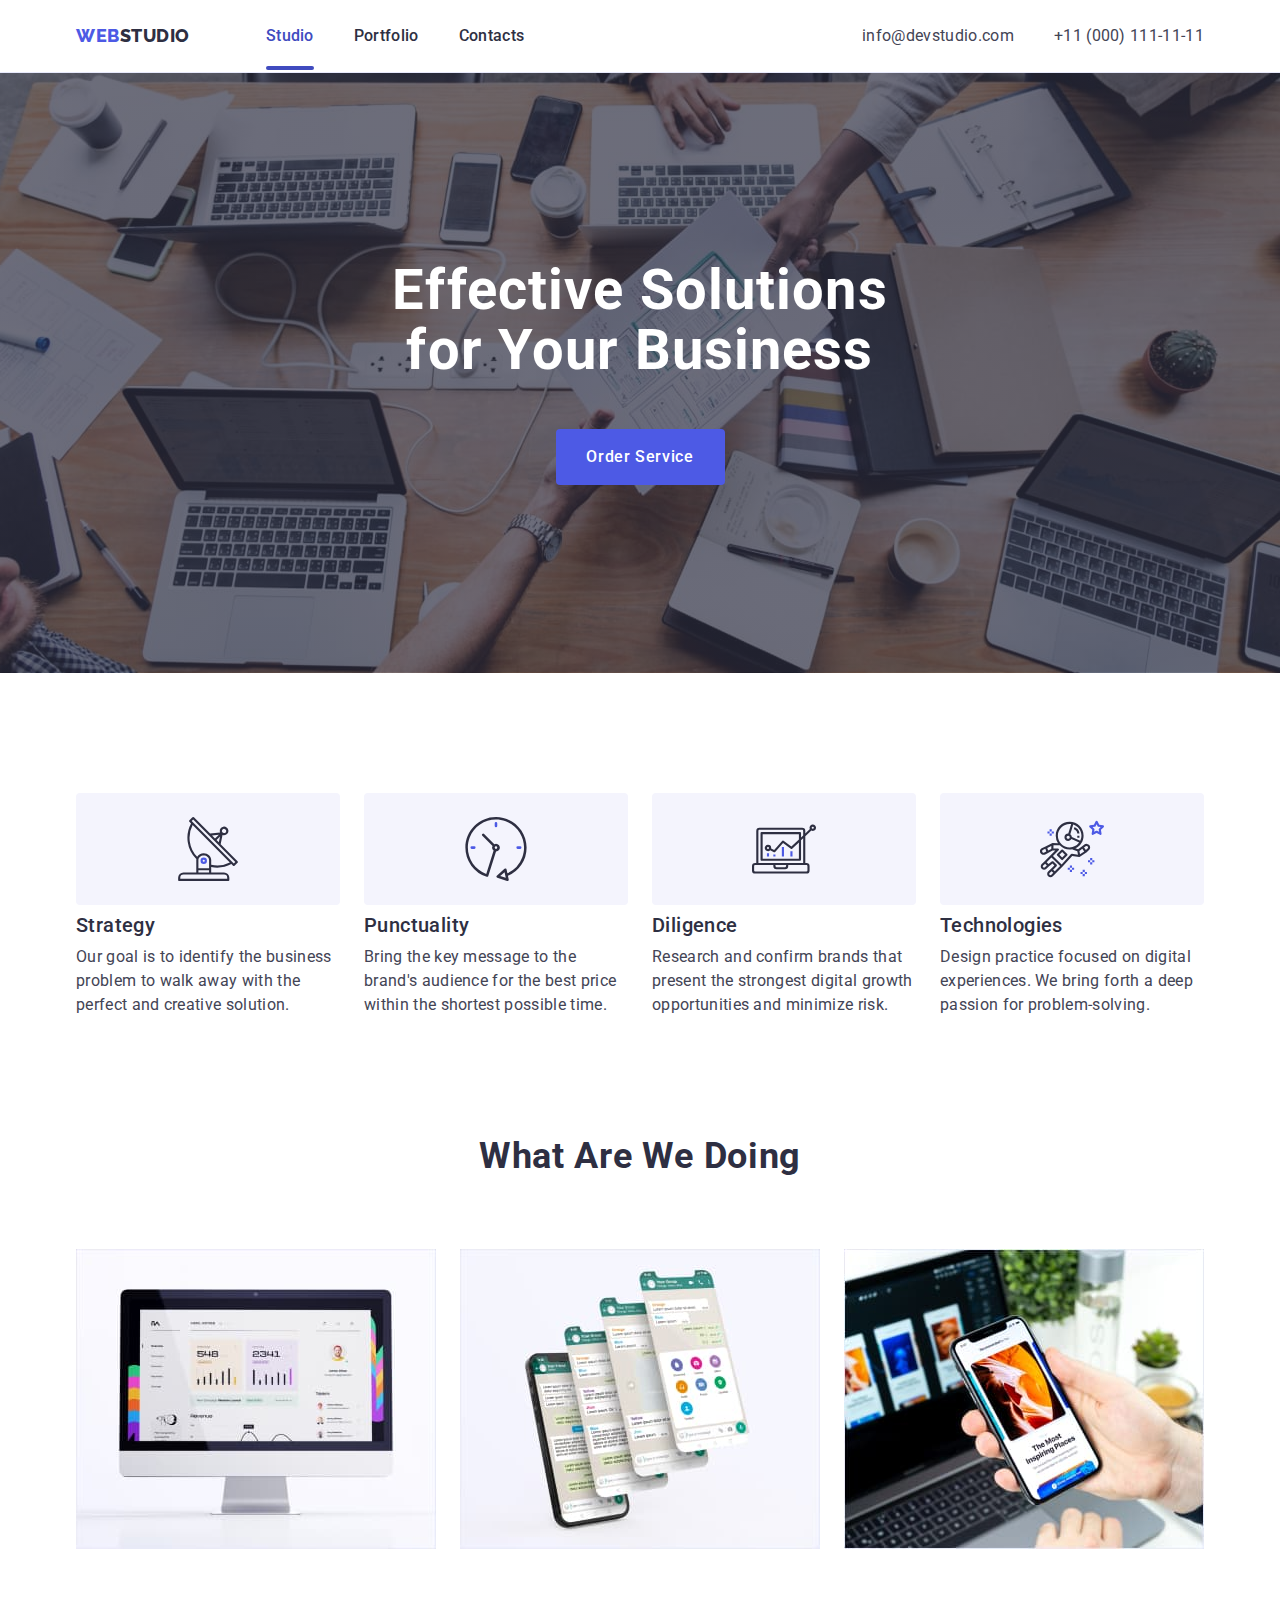
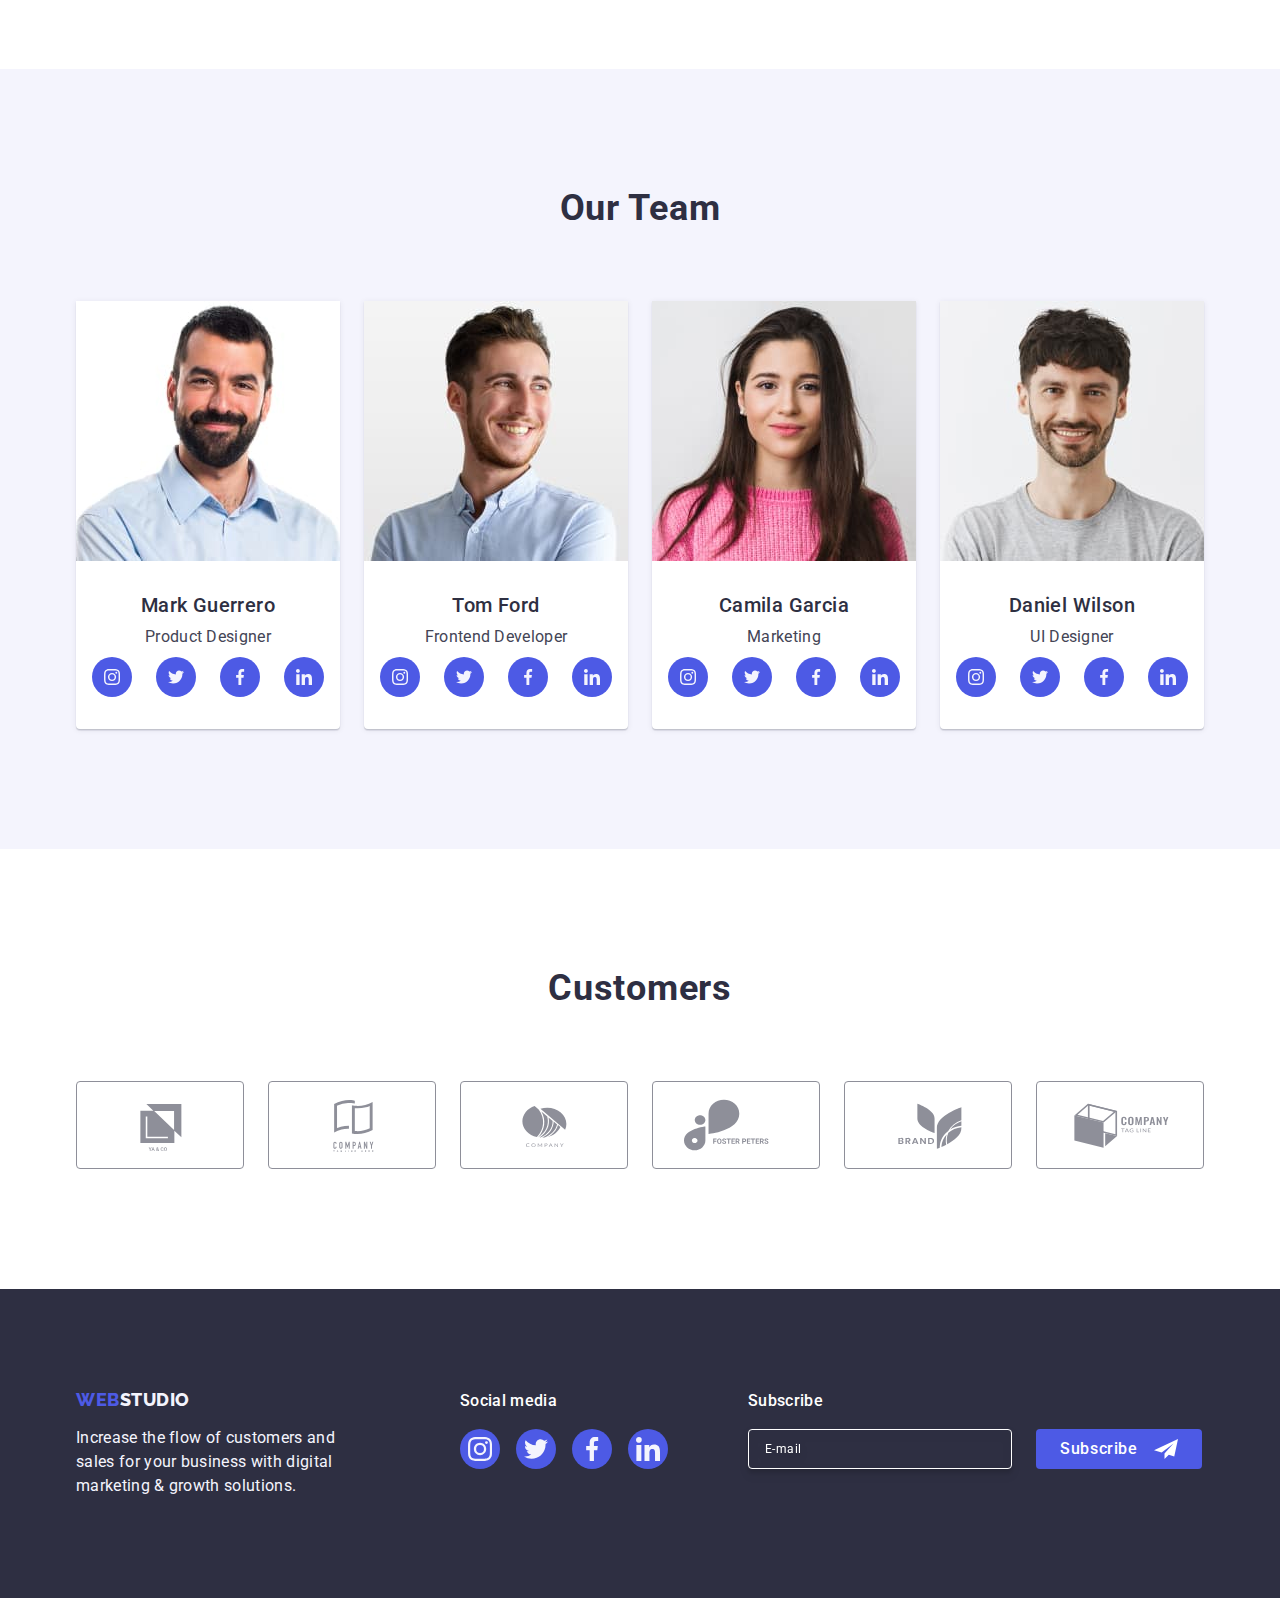
<file: index.html>
<!DOCTYPE html>
<html lang="en">
  <head>
    <meta charset="UTF-8" />
    <meta http-equiv="X-UA-Compatible" content="IE=edge" />
    <meta name="viewport" content="width=device-width, initial-scale=1.0" />

    <title>WebStudio</title>
    <!-- Fonts -->
    <link rel="preconnect" href="https://fonts.googleapis.com" />
    <link rel="preconnect" href="https://fonts.gstatic.com" crossorigin />
    <link
      href="https://fonts.googleapis.com/css2?family=Raleway:wght@800&family=Roboto:wght@400;500;700;900&display=swap"
      rel="stylesheet"
    />
    <!-- Normalize -->
    <link
      rel="stylesheet"
      href="https://cdn.jsdelivr.net/npm/modern-normalize@2.0.0/modern-normalize.min.css"
    />
    <!-- Custom styles -->
    <link rel="stylesheet" href="./css/styles.css" />
  </head>
  <body class="page">
    <!--Heder-->
    <header class="header">
      <div class="header-container container">
        <nav class="header-nav">
          <!-- Навігація на інші сторінки -->
          <a class="header-logo link" href="./index.html"
            >Web<span class="accent">Studio</span>
          </a>
          <ul class="header-list list">
            <li class="header-item">
              <a class="header-link link active" href="./index.html">Studio</a>
            </li>
            <li class="header-item">
              <a class="header-link link" href="./portfolio.html">Portfolio</a>
            </li>
            <li class="header-item">
              <a class="header-link link" href="">Contacts</a>
            </li>
          </ul>
        </nav>
        <address class="address">
          <ul class="list contact">
            <li>
              <a class="link contact-link" href="mailto:info@devstudio.com"
                >info@devstudio.com</a
              >
            </li>
            <li>
              <a class="link contact-link" href="tel:+110001111111">
                +11 (000) 111-11-11</a
              >
            </li>
          </ul>
        </address>
      </div>
    </header>
    <!-- Hero -->
    <main>
      <section class="hero">
        <div class="hero-container container">
          <h1 class="hero-title">
            Effective Solutions <br />
            for Your Business
          </h1>
          <button class="hero-button" type="button" data-modal-open>
            Order Service
          </button>
        </div>
      </section>
      <section class="feature-section">
        <!-- Feature -->
        <div class="container">
          <h2 class="visually-hidden">section</h2>
          <ul class="list feature">
            <li class="feature-list">
              <div class="icon-container container">
                <svg class="feature-icon" width="64" height="64">
                  <use href="./images/icons.svg#icon-antenna"></use>
                </svg>
              </div>

              <h3 class="feature-title">Strategy</h3>
              <p class="feature-text">
                Our goal is to identify the business problem to walk away with
                the perfect and creative solution.
              </p>
            </li>
            <li class="feature-list">
              <div class="icon-container container">
                <svg class="feature-icon" width="64" height="64">
                  <use href="./images/icons.svg#icon-clock"></use>
                </svg>
              </div>

              <h3 class="feature-title">Punctuality</h3>
              <p class="feature-text">
                Bring the key message to the brand's audience for the best price
                within the shortest possible time.
              </p>
            </li>
            <li class="feature-list">
              <div class="icon-container container">
                <svg class="feature-icon" width="64" height="64">
                  <use href="./images/icons.svg#icon-diagram"></use>
                </svg>
              </div>

              <h3 class="feature-title">Diligence</h3>
              <p class="feature-text">
                Research and confirm brands that present the strongest digital
                growth opportunities and minimize risk.
              </p>
            </li>
            <li class="feature-list">
              <div class="icon-container container">
                <svg class="feature-icon" width="64" height="64">
                  <use href="./images/icons.svg#icon-astronaut"></use>
                </svg>
              </div>

              <h3 class="feature-title">Technologies</h3>
              <p class="feature-text">
                Design practice focused on digital experiences. We bring forth a
                deep passion for problem-solving.
              </p>
            </li>
          </ul>
        </div>
      </section>
      <!--What are we doing-->
      <section class="section-pic">
        <div class="container">
          <h2 class="section-title">What are we doing</h2>
          <ul class="section-pic-img list">
            <li class="images">
              <img src="./images/img1.jpg" alt="picture" width="360" />
            </li>
            <li class="images">
              <img src="./images/img2.jpg" alt="picture" width="360" />
            </li>
            <li class="images">
              <img src="./images/img3.jpg" alt="picture" width="360" />
            </li>
          </ul>
        </div>
      </section>
      <section class="section-team">
        <!--Our Team-->
        <div class="container">
          <h2 class="section-title title">Our Team</h2>
          <ul class="list team">
            <li class="team-card">
              <img src="./images/img4.jpg" alt="foto" width="264" />
              <div class="team-list">
                <h3 class="team-title">Mark Guerrero</h3>
                <p class="team-text">Product Designer</p>
                <ul class="link-card list">
                  <li class="team-link-card">
                    <a class="team-link" href="" aria-label="Instagram">
                      <svg class="team-icon" width="16" height="16">
                        <use href="./images/icons.svg#icon-instagram"></use>
                      </svg>
                    </a>
                  </li>
                  <li class="team-link-card">
                    <a class="team-link" href="" aria-label="Twitter">
                      <svg class="team-icon" width="16" height="16">
                        <use href="./images/icons.svg#icon-twitter"></use>
                      </svg>
                    </a>
                  </li>
                  <li class="team-link-card">
                    <a class="team-link" href="" aria-label="Fasebooc">
                      <svg class="team-icon" width="16" height="16">
                        <use href="./images/icons.svg#icon-facebook"></use>
                      </svg>
                    </a>
                  </li>
                  <li class="team-link-card">
                    <a class="team-link" href="" aria-label="Linkedin"
                      ><svg class="team-icon" width="16" height="16">
                        <use href="./images/icons.svg#icon-linkedin"></use>
                      </svg>
                    </a>
                  </li>
                </ul>
              </div>
            </li>
            <li class="team-card">
              <img src="./images/img5.jpg" alt="foto" width="264" />
              <div class="team-list">
                <h3 class="team-title">Tom Ford</h3>
                <p class="team-text">Frontend Developer</p>
                <ul class="link-card list">
                  <li class="team-link-card">
                    <a class="team-link" href="" aria-label="Instagram">
                      <svg class="team-icon" width="16" height="16">
                        <use href="./images/icons.svg#icon-instagram"></use>
                      </svg>
                    </a>
                  </li>
                  <li class="team-link-card">
                    <a class="team-link" href="" aria-label="Twitter">
                      <svg class="team-icon" width="16" height="16">
                        <use href="./images/icons.svg#icon-twitter"></use>
                      </svg>
                    </a>
                  </li>
                  <li class="team-link-card">
                    <a class="team-link" href="" aria-label="Fasebooc">
                      <svg class="team-icon" width="16" height="16">
                        <use href="./images/icons.svg#icon-facebook"></use>
                      </svg>
                    </a>
                  </li>
                  <li class="team-link-card">
                    <a class="team-link" href="" aria-label="Linkedin"
                      ><svg class="team-icon" width="16" height="16">
                        <use href="./images/icons.svg#icon-linkedin"></use>
                      </svg>
                    </a>
                  </li>
                </ul>
              </div>
            </li>
            <li class="team-card">
              <img src="./images/img6.jpg" alt="foto" width="264" />
              <div class="team-list">
                <h3 class="team-title">Camila Garcia</h3>
                <p class="team-text">Marketing</p>
                <ul class="link-card list">
                  <li class="team-link-card">
                    <a class="team-link" href="" aria-label="Instagram">
                      <svg class="team-icon" width="16" height="16">
                        <use href="./images/icons.svg#icon-instagram"></use>
                      </svg>
                    </a>
                  </li>
                  <li class="team-link-card">
                    <a class="team-link" href="" aria-label="Twitter">
                      <svg class="team-icon" width="16" height="16">
                        <use href="./images/icons.svg#icon-twitter"></use>
                      </svg>
                    </a>
                  </li>
                  <li class="team-link-card">
                    <a class="team-link" href="" aria-label="Fasebooc">
                      <svg class="team-icon" width="16" height="16">
                        <use href="./images/icons.svg#icon-facebook"></use>
                      </svg>
                    </a>
                  </li>
                  <li class="team-link-card">
                    <a class="team-link" href="" aria-label="Linkedin"
                      ><svg class="team-icon" width="16" height="16">
                        <use href="./images/icons.svg#icon-linkedin"></use>
                      </svg>
                    </a>
                  </li>
                </ul>
              </div>
            </li>
            <li class="team-card">
              <img src="./images/img7.jpg" alt="foto" width="264" />
              <div class="team-list">
                <h3 class="team-title">Daniel Wilson</h3>
                <p class="team-text">UI Designer</p>
                <ul class="link-card list">
                  <li class="team-link-card">
                    <a class="team-link" href="" aria-label="Instagram">
                      <svg class="team-icon" width="16" height="16">
                        <use href="./images/icons.svg#icon-instagram"></use>
                      </svg>
                    </a>
                  </li>
                  <li class="team-link-card">
                    <a class="team-link" href="" aria-label="Twitter">
                      <svg class="team-icon" width="16" height="16">
                        <use href="./images/icons.svg#icon-twitter"></use>
                      </svg>
                    </a>
                  </li>
                  <li class="team-link-card">
                    <a class="team-link" href="" aria-label="Fasebooc">
                      <svg class="team-icon" width="16" height="16">
                        <use href="./images/icons.svg#icon-facebook"></use>
                      </svg>
                    </a>
                  </li>
                  <li class="team-link-card">
                    <a class="team-link" href="" aria-label="Linkedin"
                      ><svg class="team-icon" width="16" height="16">
                        <use href="./images/icons.svg#icon-linkedin"></use>
                      </svg>
                    </a>
                  </li>
                </ul>
              </div>
            </li>
          </ul>
        </div>
      </section>

      <!-- Customers -->
      <section class="section-clients">
        <div class="container">
          <h2 class="section-title title">Customers</h2>

          <ul class="clients-list">
            <li class="clients-item">
              <a class="clients-link" href="" aria-label="Logo 1">
                <svg class="clients-icon" width="104" height="56">
                  <use href="./images/icons.svg#icon-logo1"></use>
                </svg>
              </a>
            </li>
            <li class="clients-item">
              <a class="clients-link" href="" aria-label="Logo 2">
                <svg class="clients-icon" width="104" height="56">
                  <use href="./images/icons.svg#icon-logo2"></use>
                </svg>
              </a>
            </li>
            <li class="clients-item">
              <a class="clients-link" href="" aria-label="Logo 3">
                <svg class="clients-icon" width="104" height="56">
                  <use href="./images/icons.svg#icon-logo3"></use>
                </svg>
              </a>
            </li>
            <li class="clients-item">
              <a class="clients-link" href="" aria-label="Logo 4">
                <svg class="clients-icon" width="104" height="56">
                  <use href="./images/icons.svg#icon-logo4"></use>
                </svg>
              </a>
            </li>
            <li class="clients-item">
              <a class="clients-link" href="" aria-label="Logo 5">
                <svg class="clients-icon" width="104" height="56">
                  <use href="./images/icons.svg#icon-logo5"></use>
                </svg>
              </a>
            </li>
            <li class="clients-item">
              <a class="clients-link" href="" aria-label="Logo 6">
                <svg class="clients-icon" width="104" height="56">
                  <use href="./images/icons.svg#icon-logo6"></use>
                </svg>
              </a>
            </li>
          </ul>
        </div>
      </section>
    </main>
    <!-- Footer -->
    <footer class="page-footer">
      <div class="container page-footer-link">
        <div class="footer-container">
          <a class="link footer-logo" href=""
            >Web<span class="accent-color">Studio</span>
          </a>
          <p class="text">
            Increase the flow of customers and sales for your business with
            digital marketing & growth solutions.
          </p>
        </div>

        <div class="footer-link">
          <p class="text-footer">Social media</p>
          <ul class="link-card-footer list">
            <li class="team-link-card">
              <a
                class="team-link socials-footer"
                href=""
                aria-label="Instagram"
              >
                <svg class="team-icon" width="24" height="24">
                  <use href="./images/icons.svg#icon-instagram"></use>
                </svg>
              </a>
            </li>
            <li class="team-link-card">
              <a class="team-link socials-footer" href="" aria-label="Twitter">
                <svg class="team-icon" width="24" height="24">
                  <use href="./images/icons.svg#icon-twitter"></use>
                </svg>
              </a>
            </li>
            <li class="team-link-card">
              <a class="team-link socials-footer" href="" aria-label="Fasebooc">
                <svg class="team-icon" width="24" height="24">
                  <use href="./images/icons.svg#icon-facebook"></use>
                </svg>
              </a>
            </li>
            <li class="team-link-card">
              <a class="team-link socials-footer" href="" aria-label="Linkedin"
                ><svg class="team-icon" width="24" height="24">
                  <use href="./images/icons.svg#icon-linkedin"></use>
                </svg>
              </a>
            </li>
          </ul>
        </div>
        <div class="footer-subscribe">
          <p class="text-footer">Subscribe</p>
          <form class="subscribe-form" name="subscribe_form">
            <label class="subscribe-form-lable">
              <input
                class="subscribe-form-input"
                type="email"
                name="form-email"
                placeholder="E-mail"
              />
            </label>
            <button class="footer-subscribe-btn" type="submit">
              Subscribe
              <svg class="footer-btn-icon" width="24" height="24">
                <use href="./images/icons.svg#icon-svg-telegram"></use>
              </svg>
            </button>
          </form>
        </div>
      </div>
    </footer>
    <!-- Modal window -->
    <div class="backdrop is-hidden" data-modal>
      <div class="modal-container">
        <button class="modal-btn" type="button" data-modal-close>
          <svg class="modal-icon" width="8" height="8">
            <use href="./images/icons.svg#icon-close-black"></use>
          </svg>
        </button>

        <p class="modal-caption">
          Leave your contacts and we will call you back
        </p>

        <form class="modal-form" name="review_form">
          <div class="modal-form-field-container">
            <label class="modal-form-field" for="user-name">Name</label>
            <div class="modal-input">
              <input
                class="modal-form-input"
                type="text"
                name="user-name"
                id="user-name"
              />
              <svg class="modal-form-icon" width="18" height="24">
                <use href="./images/icons.svg#icon-person"></use>
              </svg>
            </div>
          </div>

          <div class="modal-form-field-container">
            <label class="modal-form-field" for="user-phone">Phone</label>

            <div class="modal-input">
              <input
                class="modal-form-input"
                type="tel"
                name="user_phone"
                id="user-phone"
              />
              <svg class="modal-form-icon" width="18" height="24">
                <use href="./images/icons.svg#icon-phone"></use>
              </svg>
            </div>
          </div>

          <div class="modal-form-field-container">
            <label class="modal-form-field" for="user-email">Email</label>

            <div class="modal-input">
              <input
                class="modal-form-input"
                type="email"
                name="user_email"
                id="user-email"
              />
              <svg class="modal-form-icon" width="18" height="24">
                <use href="./images/icons.svg#icon-email"></use>
              </svg>
            </div>
          </div>

          <div class="modal-form-field-container modal-form-comment">
            <label class="modal-form-field" for="user-comment">Comment</label>
            <textarea
              class="modal-form-textarea"
              name="user-comment"
              placeholder="Text input"
              id="user-comment"
            ></textarea>
          </div>

          <div class="modal-form-areement-container">
            <input
              class="modal-form-checkbox visually-hidden"
              name="user-privacy"
              value="true"
              type="checkbox"
              id="user-privacy"
            />
            <label class="modal-form-areement" for="user-privacy">
              <span class="modal-form-custom-checkbox">
                <svg class="modal-form-checkbox-icon" width="10" height="8">
                  <use href="./images/icons.svg#icon-click"></use>
                </svg>
              </span>

              I accept the terms and conditions of the
              <a class="modal-checkbox-link" href="">Privacy Policy</a>
            </label>
          </div>

          <button class="modal-button" type="submit">Send</button>
        </form>
      </div>
    </div>

    <script src="./js/modal.js"></script>
  </body>
</html>
</file>
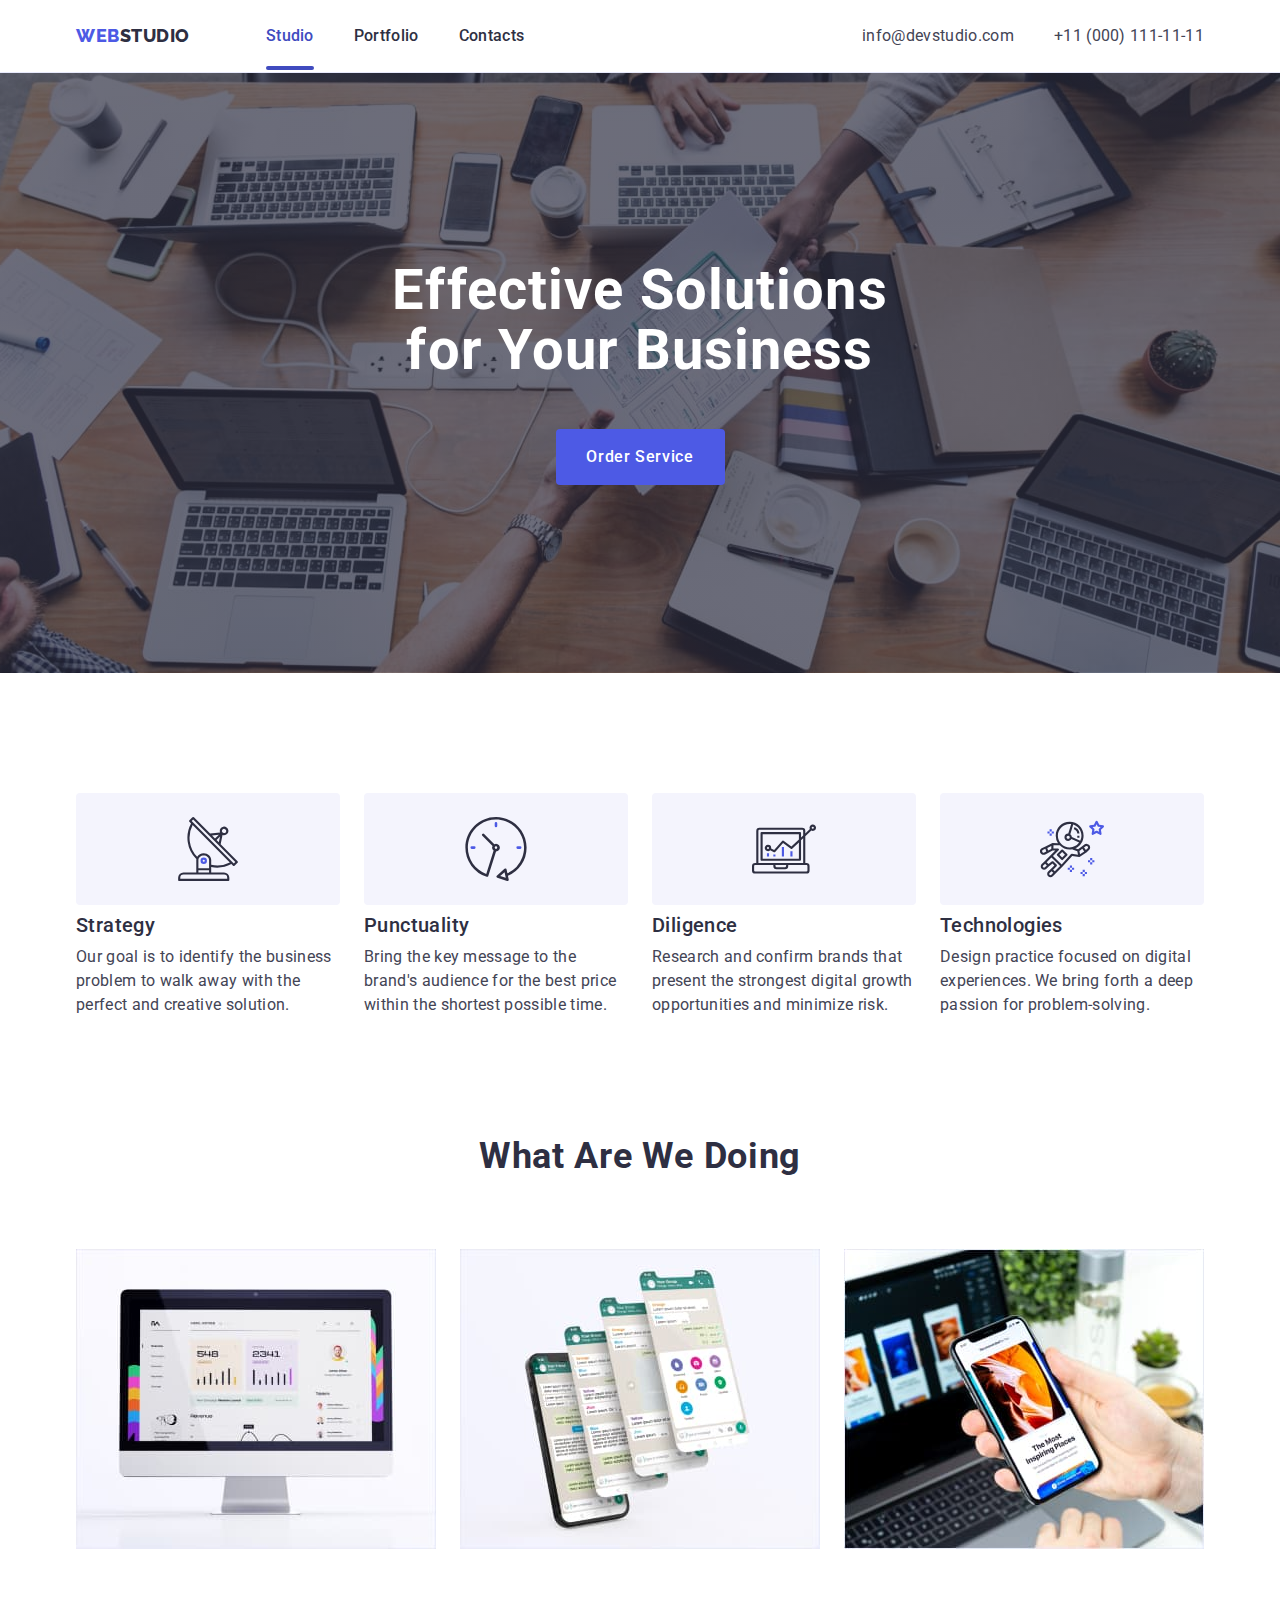
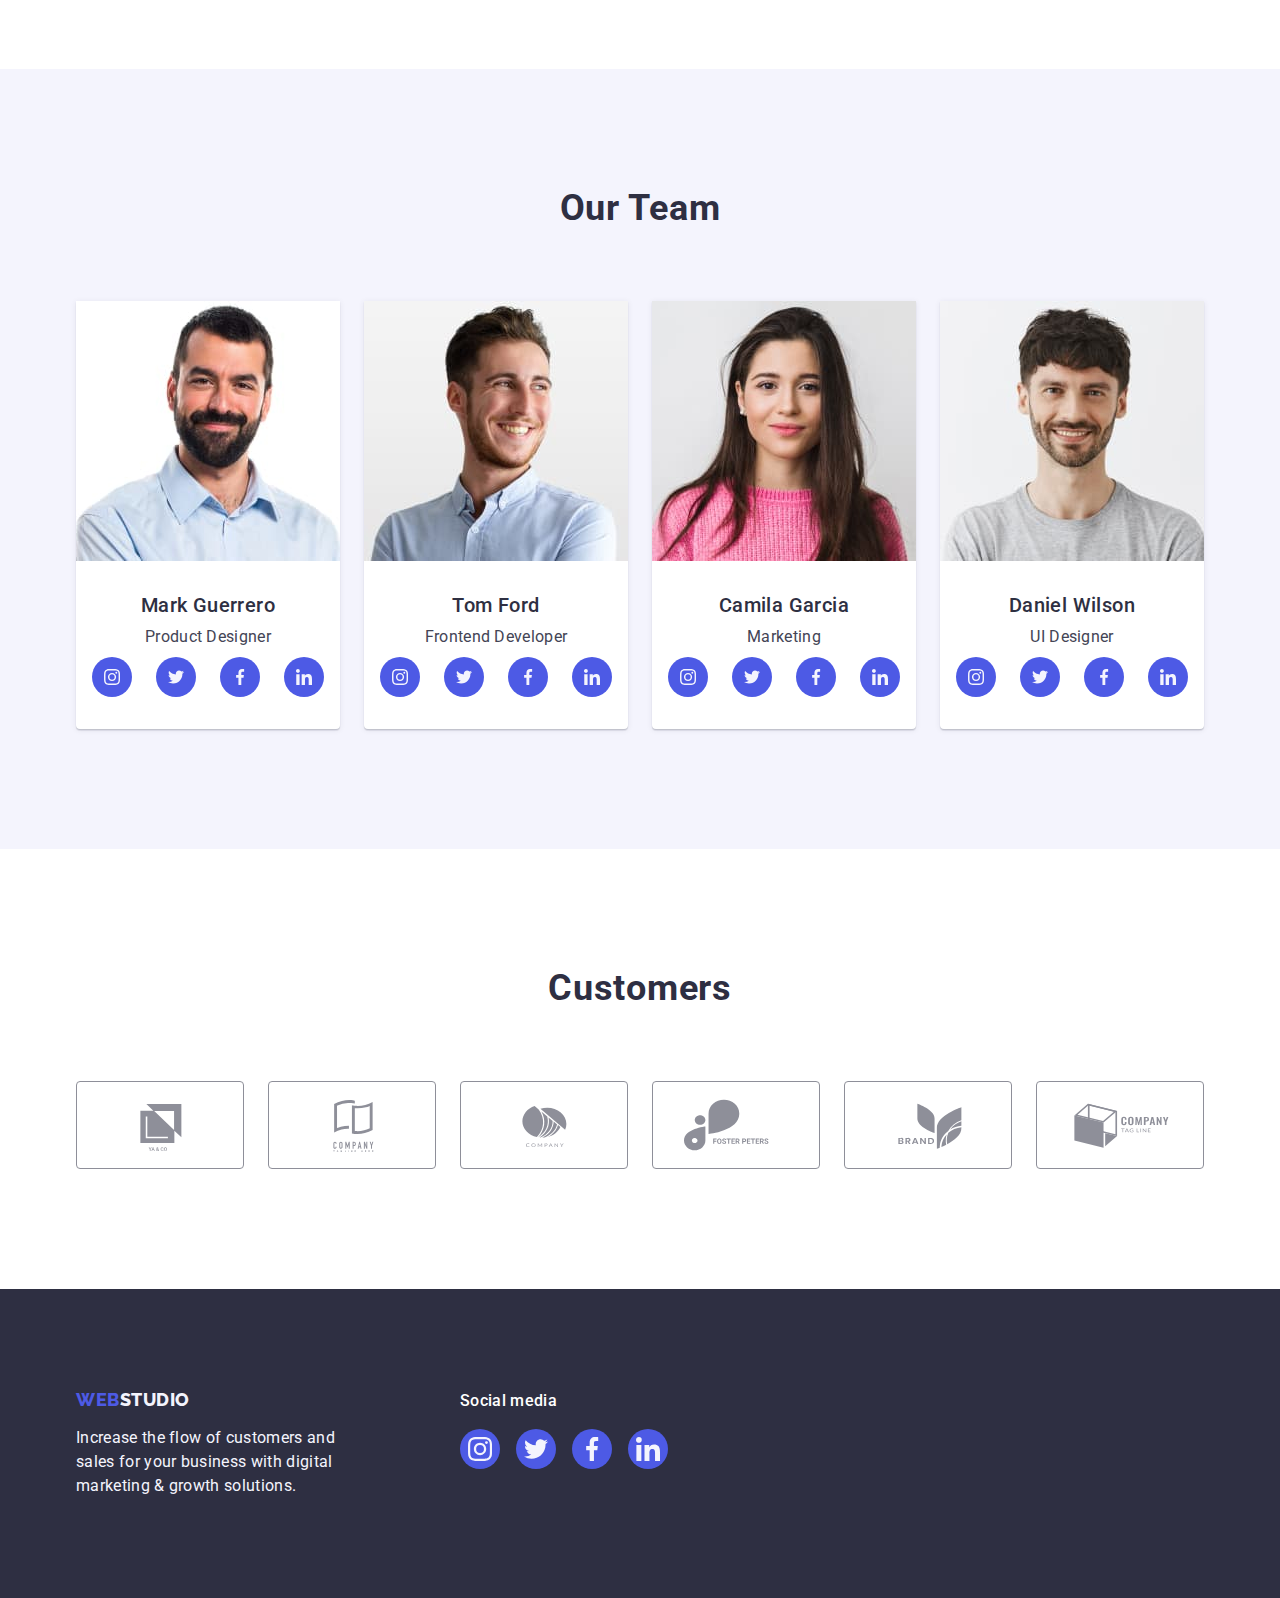
<file: goit-markup-hw-04-main/index.html>
<!DOCTYPE html>
<html lang="en">
  <head>
    <meta charset="UTF-8" />
    <meta http-equiv="X-UA-Compatible" content="IE=edge" />
    <meta name="viewport" content="width=device-width, initial-scale=1.0" />

    <title>WebStudio</title>
    <!-- Fonts -->
    <link rel="preconnect" href="https://fonts.googleapis.com" />
    <link rel="preconnect" href="https://fonts.gstatic.com" crossorigin />
    <link
      href="https://fonts.googleapis.com/css2?family=Raleway:wght@800&family=Roboto:wght@400;500;700;900&display=swap"
      rel="stylesheet"
    />
    <!-- Normalize -->
    <link
      rel="stylesheet"
      href="https://cdn.jsdelivr.net/npm/modern-normalize@2.0.0/modern-normalize.min.css"
    />
    <!-- Custom styles -->
    <link rel="stylesheet" href="./css/styles.css" />
  </head>
  <body class="page">
    <!--Heder-->
    <header class="header">
      <div class="header-container container">
        <nav class="header-nav">
          <!-- Навігація на інші сторінки -->
          <a class="header-logo link" href="./index.html"
            >Web<span class="accent">Studio</span>
          </a>
          <ul class="header-list list">
            <li class="header-item">
              <a class="header-link link active" href="./index.html">Studio</a>
            </li>
            <li class="header-item">
              <a class="header-link link" href="./portfolio.html">Portfolio</a>
            </li>
            <li class="header-item">
              <a class="header-link link" href="">Contacts</a>
            </li>
          </ul>
        </nav>
        <address class="address">
          <ul class="list contact">
            <li>
              <a class="link contact-link" href="mailto:info@devstudio.com"
                >info@devstudio.com</a
              >
            </li>
            <li>
              <a class="link contact-link" href="tel:+110001111111">
                +11 (000) 111-11-11</a
              >
            </li>
          </ul>
        </address>
      </div>
    </header>
    <!-- Hero -->
    <main>
      <section class="hero">
        <div class="hero-container container">
          <h1 class="hero-title">
            Effective Solutions <br />
            for Your Business
          </h1>
          <button class="hero-button" type="button" data-modal-open>
            Order Service
          </button>
        </div>
      </section>
      <section class="feature-section">
        <!-- Feature -->
        <div class="container">
          <h2 class="visually-hidden">section</h2>
          <ul class="list feature">
            <li class="feature-list">
              <div class="icon-container container">
                <svg class="feature-icon" width="64" height="64">
                  <use href="./images/icons.svg#icon-antenna"></use>
                </svg>
              </div>

              <h3 class="feature-title">Strategy</h3>
              <p class="feature-text">
                Our goal is to identify the business problem to walk away with
                the perfect and creative solution.
              </p>
            </li>
            <li class="feature-list">
              <div class="icon-container container">
                <svg class="feature-icon" width="64" height="64">
                  <use href="./images/icons.svg#icon-clock"></use>
                </svg>
              </div>

              <h3 class="feature-title">Punctuality</h3>
              <p class="feature-text">
                Bring the key message to the brand's audience for the best price
                within the shortest possible time.
              </p>
            </li>
            <li class="feature-list">
              <div class="icon-container container">
                <svg class="feature-icon" width="64" height="64">
                  <use href="./images/icons.svg#icon-diagram"></use>
                </svg>
              </div>

              <h3 class="feature-title">Diligence</h3>
              <p class="feature-text">
                Research and confirm brands that present the strongest digital
                growth opportunities and minimize risk.
              </p>
            </li>
            <li class="feature-list">
              <div class="icon-container container">
                <svg class="feature-icon" width="64" height="64">
                  <use href="./images/icons.svg#icon-astronaut"></use>
                </svg>
              </div>

              <h3 class="feature-title">Technologies</h3>
              <p class="feature-text">
                Design practice focused on digital experiences. We bring forth a
                deep passion for problem-solving.
              </p>
            </li>
          </ul>
        </div>
      </section>
      <!--What are we doing-->
      <section class="section-pic">
        <div class="container">
          <h2 class="section-title">What are we doing</h2>
          <ul class="section-pic-img list">
            <li class="images">
              <img src="./images/img1.jpg" alt="picture" width="360" />
            </li>
            <li class="images">
              <img src="./images/img2.jpg" alt="picture" width="360" />
            </li>
            <li class="images">
              <img src="./images/img3.jpg" alt="picture" width="360" />
            </li>
          </ul>
        </div>
      </section>
      <section class="section-team">
        <!--Our Team-->
        <div class="container">
          <h2 class="section-title title">Our Team</h2>
          <ul class="list team">
            <li class="team-card">
              <img src="./images/img4.jpg" alt="foto" width="264" />
              <div class="team-list">
                <h3 class="team-title">Mark Guerrero</h3>
                <p class="team-text">Product Designer</p>
                <ul class="link-card list">
                  <li class="team-link-card">
                    <a class="team-link" href="" aria-label="Instagram">
                      <svg class="team-icon" width="16" height="16">
                        <use href="./images/icons.svg#icon-instagram"></use>
                      </svg>
                    </a>
                  </li>
                  <li class="team-link-card">
                    <a class="team-link" href="" aria-label="Twitter">
                      <svg class="team-icon" width="16" height="16">
                        <use href="./images/icons.svg#icon-twitter"></use>
                      </svg>
                    </a>
                  </li>
                  <li class="team-link-card">
                    <a class="team-link" href="" aria-label="Fasebooc">
                      <svg class="team-icon" width="16" height="16">
                        <use href="./images/icons.svg#icon-facebook"></use>
                      </svg>
                    </a>
                  </li>
                  <li class="team-link-card">
                    <a class="team-link" href="" aria-label="Linkedin"
                      ><svg class="team-icon" width="16" height="16">
                        <use href="./images/icons.svg#icon-linkedin"></use>
                      </svg>
                    </a>
                  </li>
                </ul>
              </div>
            </li>
            <li class="team-card">
              <img src="./images/img5.jpg" alt="foto" width="264" />
              <div class="team-list">
                <h3 class="team-title">Tom Ford</h3>
                <p class="team-text">Frontend Developer</p>
                <ul class="link-card list">
                  <li class="team-link-card">
                    <a class="team-link" href="" aria-label="Instagram">
                      <svg class="team-icon" width="16" height="16">
                        <use href="./images/icons.svg#icon-instagram"></use>
                      </svg>
                    </a>
                  </li>
                  <li class="team-link-card">
                    <a class="team-link" href="" aria-label="Twitter">
                      <svg class="team-icon" width="16" height="16">
                        <use href="./images/icons.svg#icon-twitter"></use>
                      </svg>
                    </a>
                  </li>
                  <li class="team-link-card">
                    <a class="team-link" href="" aria-label="Fasebooc">
                      <svg class="team-icon" width="16" height="16">
                        <use href="./images/icons.svg#icon-facebook"></use>
                      </svg>
                    </a>
                  </li>
                  <li class="team-link-card">
                    <a class="team-link" href="" aria-label="Linkedin"
                      ><svg class="team-icon" width="16" height="16">
                        <use href="./images/icons.svg#icon-linkedin"></use>
                      </svg>
                    </a>
                  </li>
                </ul>
              </div>
            </li>
            <li class="team-card">
              <img src="./images/img6.jpg" alt="foto" width="264" />
              <div class="team-list">
                <h3 class="team-title">Camila Garcia</h3>
                <p class="team-text">Marketing</p>
                <ul class="link-card list">
                  <li class="team-link-card">
                    <a class="team-link" href="" aria-label="Instagram">
                      <svg class="team-icon" width="16" height="16">
                        <use href="./images/icons.svg#icon-instagram"></use>
                      </svg>
                    </a>
                  </li>
                  <li class="team-link-card">
                    <a class="team-link" href="" aria-label="Twitter">
                      <svg class="team-icon" width="16" height="16">
                        <use href="./images/icons.svg#icon-twitter"></use>
                      </svg>
                    </a>
                  </li>
                  <li class="team-link-card">
                    <a class="team-link" href="" aria-label="Fasebooc">
                      <svg class="team-icon" width="16" height="16">
                        <use href="./images/icons.svg#icon-facebook"></use>
                      </svg>
                    </a>
                  </li>
                  <li class="team-link-card">
                    <a class="team-link" href="" aria-label="Linkedin"
                      ><svg class="team-icon" width="16" height="16">
                        <use href="./images/icons.svg#icon-linkedin"></use>
                      </svg>
                    </a>
                  </li>
                </ul>
              </div>
            </li>
            <li class="team-card">
              <img src="./images/img7.jpg" alt="foto" width="264" />
              <div class="team-list">
                <h3 class="team-title">Daniel Wilson</h3>
                <p class="team-text">UI Designer</p>
                <ul class="link-card list">
                  <li class="team-link-card">
                    <a class="team-link" href="" aria-label="Instagram">
                      <svg class="team-icon" width="16" height="16">
                        <use href="./images/icons.svg#icon-instagram"></use>
                      </svg>
                    </a>
                  </li>
                  <li class="team-link-card">
                    <a class="team-link" href="" aria-label="Twitter">
                      <svg class="team-icon" width="16" height="16">
                        <use href="./images/icons.svg#icon-twitter"></use>
                      </svg>
                    </a>
                  </li>
                  <li class="team-link-card">
                    <a class="team-link" href="" aria-label="Fasebooc">
                      <svg class="team-icon" width="16" height="16">
                        <use href="./images/icons.svg#icon-facebook"></use>
                      </svg>
                    </a>
                  </li>
                  <li class="team-link-card">
                    <a class="team-link" href="" aria-label="Linkedin"
                      ><svg class="team-icon" width="16" height="16">
                        <use href="./images/icons.svg#icon-linkedin"></use>
                      </svg>
                    </a>
                  </li>
                </ul>
              </div>
            </li>
          </ul>
        </div>
      </section>

      <!-- Customers -->
      <section class="section-clients">
        <div class="container">
          <h2 class="section-title title">Customers</h2>

          <ul class="clients-list">
            <li class="clients-item">
              <a class="clients-link" href="" aria-label="Logo 1">
                <svg class="clients-icon" width="104" height="56">
                  <use href="./images/icons.svg#icon-logo1"></use>
                </svg>
              </a>
            </li>
            <li class="clients-item">
              <a class="clients-link" href="" aria-label="Logo 2">
                <svg class="clients-icon" width="104" height="56">
                  <use href="./images/icons.svg#icon-logo2"></use>
                </svg>
              </a>
            </li>
            <li class="clients-item">
              <a class="clients-link" href="" aria-label="Logo 3">
                <svg class="clients-icon" width="104" height="56">
                  <use href="./images/icons.svg#icon-logo3"></use>
                </svg>
              </a>
            </li>
            <li class="clients-item">
              <a class="clients-link" href="" aria-label="Logo 4">
                <svg class="clients-icon" width="104" height="56">
                  <use href="./images/icons.svg#icon-logo4"></use>
                </svg>
              </a>
            </li>
            <li class="clients-item">
              <a class="clients-link" href="" aria-label="Logo 5">
                <svg class="clients-icon" width="104" height="56">
                  <use href="./images/icons.svg#icon-logo5"></use>
                </svg>
              </a>
            </li>
            <li class="clients-item">
              <a class="clients-link" href="" aria-label="Logo 6">
                <svg class="clients-icon" width="104" height="56">
                  <use href="./images/icons.svg#icon-logo6"></use>
                </svg>
              </a>
            </li>
          </ul>
        </div>
      </section>
    </main>
    <!-- Footer -->
    <footer class="page-footer">
      <div class="container page-footer-link">
        <div class="footer-container">
          <a class="link footer-logo" href=""
            >Web<span class="accent-color">Studio</span>
          </a>
          <p class="text">
            Increase the flow of customers and sales for your business with
            digital marketing & growth solutions.
          </p>
        </div>

        <div class="footer-link">
          <p class="text-footer">Social media</p>
          <ul class="link-card-footer list">
            <li class="team-link-card">
              <a
                class="team-link socials-footer"
                href=""
                aria-label="Instagram"
              >
                <svg class="team-icon" width="24" height="24">
                  <use href="./images/icons.svg#icon-instagram"></use>
                </svg>
              </a>
            </li>
            <li class="team-link-card">
              <a class="team-link socials-footer" href="" aria-label="Twitter">
                <svg class="team-icon" width="24" height="24">
                  <use href="./images/icons.svg#icon-twitter"></use>
                </svg>
              </a>
            </li>
            <li class="team-link-card">
              <a class="team-link socials-footer" href="" aria-label="Fasebooc">
                <svg class="team-icon" width="24" height="24">
                  <use href="./images/icons.svg#icon-facebook"></use>
                </svg>
              </a>
            </li>
            <li class="team-link-card">
              <a class="team-link socials-footer" href="" aria-label="Linkedin"
                ><svg class="team-icon" width="24" height="24">
                  <use href="./images/icons.svg#icon-linkedin"></use>
                </svg>
              </a>
            </li>
          </ul>
        </div>
      </div>
    </footer>
    <!-- Modal window -->
    <div class="backdrop is-hidden" data-modal>
      <div class="modal">
        <button class="modal-btn" type="button" data-modal-close>
          <svg class="modal-icon" width="8" height="8">
            <use href="./images/icons.svg#icon-close-black"></use>
          </svg>
        </button>

        <strong class="modal-caption"
          >Leave your contacts and we will call you back</strong
        >

        <form class="modal-form" name="review_form">
          <label class="modal-form-field">
            <span class="modal-form-lable">Name</span>
            <input class="modal-form-inpu" type="text" name="user_name" />
            <svg class="modal-form-icon" width="18" height="18">
              <use href="./images/icons.svg#icon-person"></use>
            </svg>
          </label>

          <label class="modal-form-field">
            <span class="modal-form-lable">Phone</span>
            <input class="modal-form-inpu" type="tel" name="user_phone" />
            <svg class="modal-form-icon" width="18" height="24">
              <use href="./images/icons.svg#icon-phone"></use>
            </svg>
          </label>

          <label class="modal-form-field">
            <span class="modal-form-lable">Email</span>
            <input class="modal-form-inpu" type="email" name="user_email" />
            <svg class="modal-form-icon" width="18" height="24">
              <use href="./images/icons.svg#icon-email"></use>
            </svg>
          </label>

          <label>
            <span class="modal-form-lable">Comment</span>
            <textarea
              class="modal-form-textarea"
              name="user_comment"
              placeholder="Text input"
            ></textarea>
          </label>

          <label class="modal-checkbox">
            <input class="visually-hidden" type="checkbox" value="user_text" />
            <svg class="modal-checkbox-icon" width="16" height="16">
              <use href=""></use>
            </svg>
           <span>I accept the terms and conditions of the <a class="modal-checkbox-link" href="">Privacy Policy</a> </span>
          </label>

          <button class="modal-button" type="submit">Send</button>
        </form>
      </div>
    </div>

    <script src="./js/modal.js"></script>
  </body>
</html>
</file>
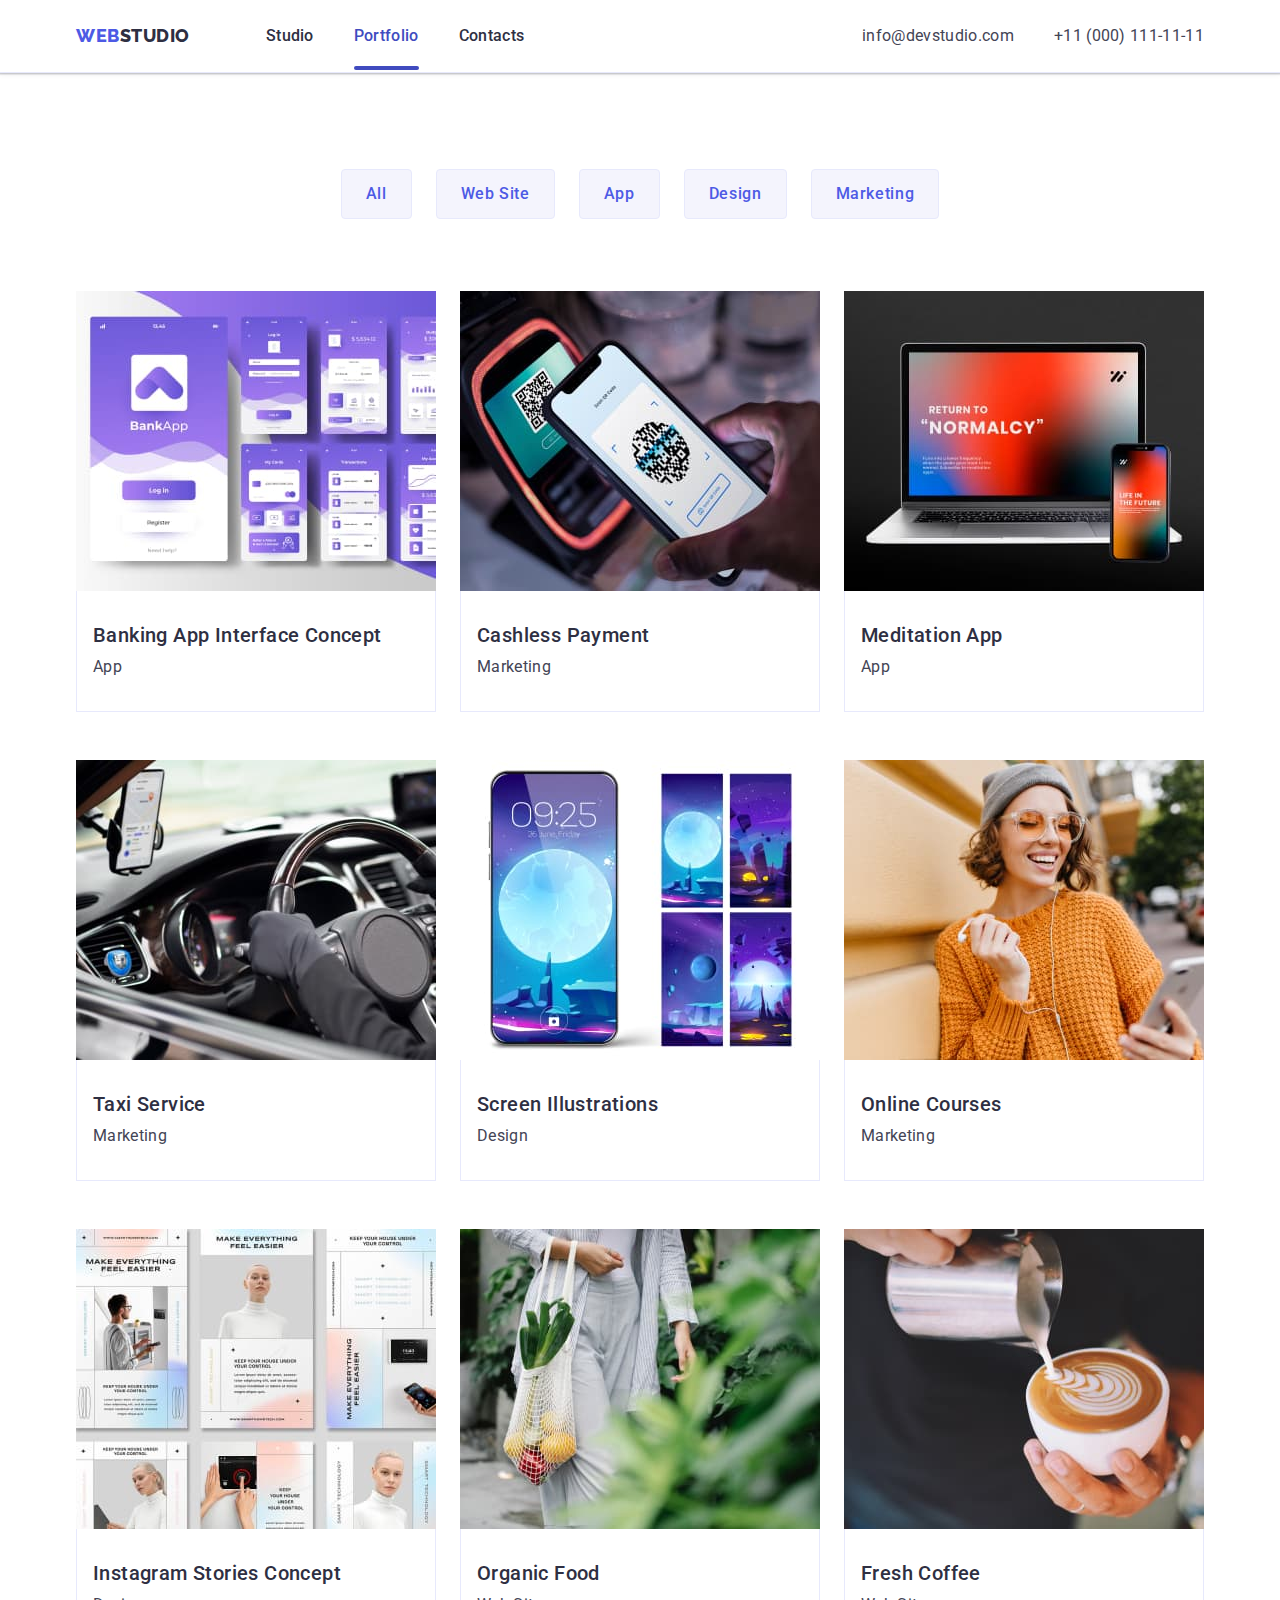
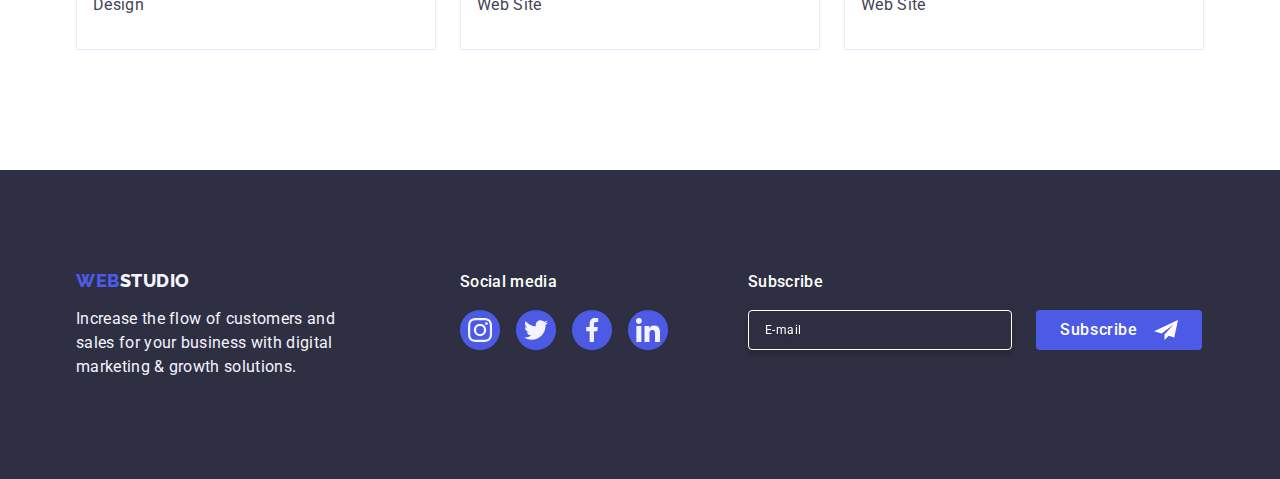
<file: portfolio.html>
<!DOCTYPE html>
<html lang="en">
  <head>
    <meta charset="UTF-8" />
    <meta http-equiv="X-UA-Compatible" content="IE=edge" />
    <meta name="viewport" content="width=device-width, initial-scale=1.0" />

    <title>WebStudio</title>
    <link rel="preconnect" href="https://fonts.googleapis.com" />
    <link rel="preconnect" href="https://fonts.gstatic.com" crossorigin />
    <link
      href="https://fonts.googleapis.com/css2?family=Raleway:wght@800&family=Roboto:wght@400;500;700;900&display=swap"
      rel="stylesheet"
    />
    <!-- Normalize -->
    <link
      rel="stylesheet"
      href="https://cdn.jsdelivr.net/npm/modern-normalize@2.0.0/modern-normalize.min.css"
    />
    <!-- Custom styles -->
    <link rel="stylesheet" href="./css/styles.css" />
  </head>
  <body>
    <!--Header -->
    <header class="header">
      <div class="header-container container">
        <nav class="header-nav">
          <a class="header-logo link" href="./index.html"
            >Web<span class="accent">Studio</span>
          </a>
          <ul class="header-list list">
            <li class="header-item">
              <a class="header-link link" href="./index.html">Studio</a>
            </li>
            <li class="header-item">
              <a class="header-link link active" href="./portfolio.html"
                >Portfolio</a
              >
            </li>
            <li class="header-item">
              <a class="header-link link" href="">Contacts</a>
            </li>
          </ul>
        </nav>
        <address class="address">
          <ul class="list contact">
            <li>
              <a class="link contact-link" href="mailto:info@devstudio.com"
                >info@devstudio.com</a
              >
            </li>
            <li>
              <a class="link contact-link" href="tel:+110001111111">
                +11 (000) 111-11-11</a
              >
            </li>
          </ul>
        </address>
      </div>
    </header>
    <!-- Main -->
    <main>
      <section class="section-main">
        <div class="container">
          <h1 class="visually-hidden">Portfolio</h1>
          <ul class="list btn">
            <li class="btn-button">
              <button class="btn-text" type="button">All</button>
            </li>
            <li class="btn-button">
              <button class="btn-text" type="button">Web Site</button>
            </li>
            <li class="btn-button">
              <button class="btn-text" type="button">App</button>
            </li>
            <li class="btn-button">
              <button class="btn-text" type="button">Design</button>
            </li>
            <li class="btn-button">
              <button class="btn-text" type="button">Marketing</button>
            </li>
          </ul>
          <ul class="list card">
            <li class="card-list">
              <a class="card-link" href="">
                <div class="card-top-wrap">
                  <img src="./images/imgpf1.jpg" alt="foto" width="360" />

                  <p class="card-cover-text">
                    14 Stylish and User-Friendly App Design Concepts · Task
                    Manager App · Calorie Tracker App · Exotic Fruit Ecommerce
                    App · Cloud Storage App
                  </p>
                </div>

                <div class="card-border">
                  <h2 class="card-title">Banking App Interface Concept</h2>
                  <p class="card-text">App</p>
                </div>
              </a>
            </li>
            <li class="card-list">
              <a class="card-link" href="">
                <div class="card-top-wrap">
                  <img src="./images/imgpf2.jpg" alt="foto" width="360" />

                  <p class="card-cover-text">
                    14 Stylish and User-Friendly App Design Concepts · Task
                    Manager App · Calorie Tracker App · Exotic Fruit Ecommerce
                    App · Cloud Storage App
                  </p>
                </div>
                <div class="card-border">
                  <h2 class="card-title">Cashless Payment</h2>
                  <p class="card-text">Marketing</p>
                </div>
              </a>
            </li>
            <li class="card-list">
              <a class="card-link" href="">
                <div class="card-top-wrap">
                  <img src="./images/imgpf3.jpg" alt="foto" width="360" />

                  <p class="card-cover-text">
                    14 Stylish and User-Friendly App Design Concepts · Task
                    Manager App · Calorie Tracker App · Exotic Fruit Ecommerce
                    App · Cloud Storage App
                  </p>
                </div>
                <div class="card-border">
                  <h2 class="card-title">Meditation App</h2>
                  <p class="card-text">App</p>
                </div>
              </a>
            </li>
            <li class="card-list">
              <a class="card-link" href="">
                <div class="card-top-wrap">
                  <img src="./images/imgpf4.jpg" alt="foto" width="360" />

                  <p class="card-cover-text">
                    14 Stylish and User-Friendly App Design Concepts · Task
                    Manager App · Calorie Tracker App · Exotic Fruit Ecommerce
                    App · Cloud Storage App
                  </p>
                </div>
                <div class="card-border">
                  <h2 class="card-title">Taxi Service</h2>
                  <p class="card-text">Marketing</p>
                </div>
              </a>
            </li>
            <li class="card-list">
              <a class="card-link" href="">
                <div class="card-top-wrap">
                  <img src="./images/imgpf5.jpg" alt="foto" width="360" />

                  <p class="card-cover-text">
                    14 Stylish and User-Friendly App Design Concepts · Task
                    Manager App · Calorie Tracker App · Exotic Fruit Ecommerce
                    App · Cloud Storage App
                  </p>
                </div>
                <div class="card-border">
                  <h2 class="card-title">Screen Illustrations</h2>
                  <p class="card-text">Design</p>
                </div>
              </a>
            </li>
            <li class="card-list">
              <a class="card-link" href="">
                <div class="card-top-wrap">
                  <img src="./images/imgpf6.jpg" alt="foto" width="360" />

                  <p class="card-cover-text">
                    14 Stylish and User-Friendly App Design Concepts · Task
                    Manager App · Calorie Tracker App · Exotic Fruit Ecommerce
                    App · Cloud Storage App
                  </p>
                </div>
                <div class="card-border">
                  <h2 class="card-title">Online Courses</h2>
                  <p class="card-text">Marketing</p>
                </div>
              </a>
            </li>
            <li class="card-list">
              <a class="card-link" href="">
                <div class="card-top-wrap">
                  <img src="./images/imgpf7.jpg" alt="foto" width="360" />

                  <p class="card-cover-text">
                    14 Stylish and User-Friendly App Design Concepts · Task
                    Manager App · Calorie Tracker App · Exotic Fruit Ecommerce
                    App · Cloud Storage App
                  </p>
                </div>
                <div class="card-border">
                  <h2 class="card-title">Instagram Stories Concept</h2>
                  <p class="card-text">Design</p>
                </div>
              </a>
            </li>
            <li class="card-list">
              <a class="card-link" href="">
                <div class="card-top-wrap">
                  <img src="./images/imgpf8.jpg" alt="foto" width="360" />

                  <p class="card-cover-text">
                    14 Stylish and User-Friendly App Design Concepts · Task
                    Manager App · Calorie Tracker App · Exotic Fruit Ecommerce
                    App · Cloud Storage App
                  </p>
                </div>
                <div class="card-border">
                  <h2 class="card-title">Organic Food</h2>
                  <p class="card-text">Web Site</p>
                </div>
              </a>
            </li>
            <li class="card-list">
              <a class="card-link" href="">
                <div class="card-top-wrap">
                  <img src="./images/imgpf9.jpg" alt="foto" width="360" />

                  <p class="card-cover-text">
                    14 Stylish and User-Friendly App Design Concepts · Task
                    Manager App · Calorie Tracker App · Exotic Fruit Ecommerce
                    App · Cloud Storage App
                  </p>
                </div>
                <div class="card-border">
                  <h2 class="card-title">Fresh Coffee</h2>
                  <p class="card-text">Web Site</p>
                </div>
              </a>
            </li>
          </ul>
        </div>
      </section>
    </main>

    <!-- Footer -->

    <footer class="page-footer">
      <div class="container page-footer-link">
        <div class="footer-container">
          <a class="link footer-logo" href=""
            >Web<span class="accent-color">Studio</span>
          </a>
          <p class="text">
            Increase the flow of customers and sales for your business with
            digital marketing & growth solutions.
          </p>
        </div>

        <div class="footer-link">
          <p class="text-footer">Social media</p>
          <ul class="link-card-footer list">
            <li class="team-link-card">
              <a
                class="team-link socials-footer"
                href=""
                aria-label="Instagram"
              >
                <svg class="team-icon" width="24" height="24">
                  <use href="./images/icons.svg#icon-instagram"></use>
                </svg>
              </a>
            </li>
            <li class="team-link-card">
              <a class="team-link socials-footer" href="" aria-label="Twitter">
                <svg class="team-icon" width="24" height="24">
                  <use href="./images/icons.svg#icon-twitter"></use>
                </svg>
              </a>
            </li>
            <li class="team-link-card">
              <a class="team-link socials-footer" href="" aria-label="Fasebooc">
                <svg class="team-icon" width="24" height="24">
                  <use href="./images/icons.svg#icon-facebook"></use>
                </svg>
              </a>
            </li>
            <li class="team-link-card">
              <a class="team-link socials-footer" href="" aria-label="Linkedin"
                ><svg class="team-icon" width="24" height="24">
                  <use href="./images/icons.svg#icon-linkedin"></use>
                </svg>
              </a>
            </li>
          </ul>
        </div>
        <div class="footer-subscribe">
          <p class="text-footer">Subscribe</p>
          <form class="subscribe-form" name="subscribe-form">
            <label class="subscribe-form-lable">
              <input
                class="subscribe-form-input"
                type="email"
                name="form-email"
                placeholder="E-mail" 
              />
            </label>
            <button class="footer-subscribe-btn" type="submit">
              Subscribe
              <svg class="footer-btn-icon" width="24" height="24">
                <use href="./images/icons.svg#icon-svg-telegram"></use>
              </svg>
            </button>
          </form>
        </div>
      </div>
    </footer>
  </body>
</html>
</file>
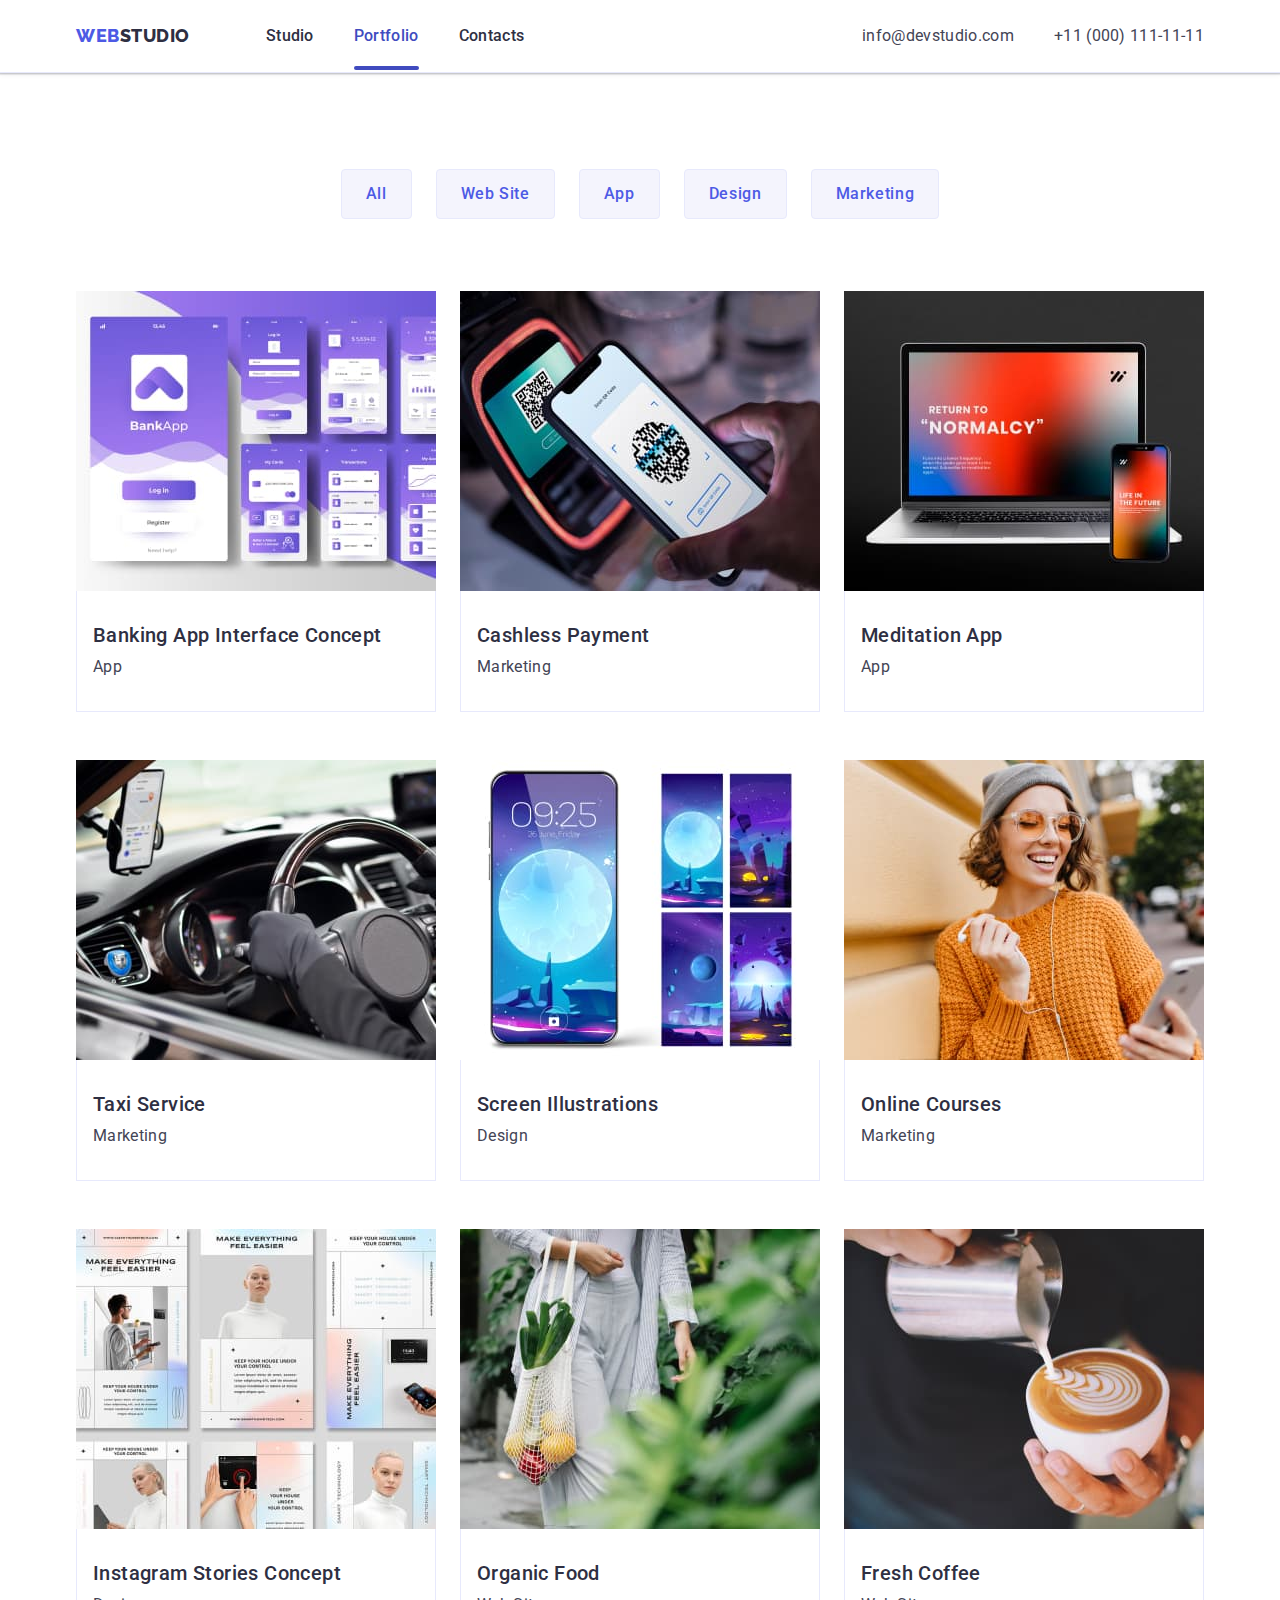
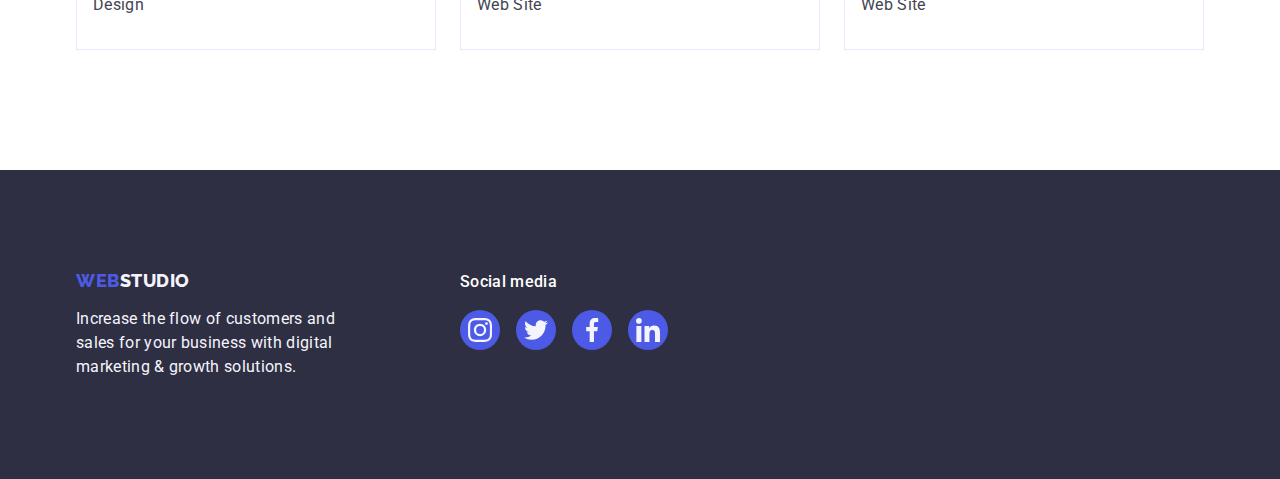
<file: goit-markup-hw-04-main/portfolio.html>
<!DOCTYPE html>
<html lang="en">
  <head>
    <meta charset="UTF-8" />
    <meta http-equiv="X-UA-Compatible" content="IE=edge" />
    <meta name="viewport" content="width=device-width, initial-scale=1.0" />

    <title>WebStudio</title>
    <link rel="preconnect" href="https://fonts.googleapis.com" />
    <link rel="preconnect" href="https://fonts.gstatic.com" crossorigin />
    <link
      href="https://fonts.googleapis.com/css2?family=Raleway:wght@800&family=Roboto:wght@400;500;700;900&display=swap"
      rel="stylesheet"
    />
    <!-- Normalize -->
    <link
      rel="stylesheet"
      href="https://cdn.jsdelivr.net/npm/modern-normalize@2.0.0/modern-normalize.min.css"
    />
    <!-- Custom styles -->
    <link rel="stylesheet" href="./css/styles.css" />
  </head>
  <body>
    <!--Header -->
    <header class="header">
      <div class="header-container container">
        <nav class="header-nav">
          <a class="header-logo link" href="./index.html"
            >Web<span class="accent">Studio</span>
          </a>
          <ul class="header-list list">
            <li class="header-item">
              <a class="header-link link" href="./index.html">Studio</a>
            </li>
            <li class="header-item">
              <a class="header-link link active" href="./portfolio.html"
                >Portfolio</a
              >
            </li>
            <li class="header-item">
              <a class="header-link link" href="">Contacts</a>
            </li>
          </ul>
        </nav>
        <address class="address">
          <ul class="list contact">
            <li>
              <a class="link contact-link" href="mailto:info@devstudio.com"
                >info@devstudio.com</a
              >
            </li>
            <li>
              <a class="link contact-link" href="tel:+110001111111">
                +11 (000) 111-11-11</a
              >
            </li>
          </ul>
        </address>
      </div>
    </header>
    <!-- Main -->
    <main>
      <section class="section-main">
        <div class="container">
          <h1 class="visually-hidden">Portfolio</h1>
          <ul class="list btn">
            <li class="btn-button">
              <button class="btn-text" type="button">All</button>
            </li>
            <li class="btn-button">
              <button class="btn-text" type="button">Web Site</button>
            </li>
            <li class="btn-button">
              <button class="btn-text" type="button">App</button>
            </li>
            <li class="btn-button">
              <button class="btn-text" type="button">Design</button>
            </li>
            <li class="btn-button">
              <button class="btn-text" type="button">Marketing</button>
            </li>
          </ul>
          <ul class="list card">
            <li class="card-list">
              <a class="card-link" href="">
                <div class="card-top-wrap">
                  <img src="./images/imgpf1.jpg" alt="foto" width="360" />

                  <p class="card-cover-text">
                    14 Stylish and User-Friendly App Design Concepts · Task
                    Manager App · Calorie Tracker App · Exotic Fruit Ecommerce
                    App · Cloud Storage App
                  </p>
                </div>

                <div class="card-border">
                  <h2 class="card-title">Banking App Interface Concept</h2>
                  <p class="card-text">App</p>
                </div>
              </a>
            </li>
            <li class="card-list">
              <a class="card-link" href="">
                <div class="card-top-wrap">
                  <img src="./images/imgpf2.jpg" alt="foto" width="360" />

                  <p class="card-cover-text">
                    14 Stylish and User-Friendly App Design Concepts · Task
                    Manager App · Calorie Tracker App · Exotic Fruit Ecommerce
                    App · Cloud Storage App
                  </p>
                </div>
                <div class="card-border">
                  <h2 class="card-title">Cashless Payment</h2>
                  <p class="card-text">Marketing</p>
                </div>
              </a>
            </li>
            <li class="card-list">
              <a class="card-link" href="">
                <div class="card-top-wrap">
                  <img src="./images/imgpf3.jpg" alt="foto" width="360" />

                  <p class="card-cover-text">
                    14 Stylish and User-Friendly App Design Concepts · Task
                    Manager App · Calorie Tracker App · Exotic Fruit Ecommerce
                    App · Cloud Storage App
                  </p>
                </div>
                <div class="card-border">
                  <h2 class="card-title">Meditation App</h2>
                  <p class="card-text">App</p>
                </div>
              </a>
            </li>
            <li class="card-list">
              <a class="card-link" href="">
                <div class="card-top-wrap">
                  <img src="./images/imgpf4.jpg" alt="foto" width="360" />

                  <p class="card-cover-text">
                    14 Stylish and User-Friendly App Design Concepts · Task
                    Manager App · Calorie Tracker App · Exotic Fruit Ecommerce
                    App · Cloud Storage App
                  </p>
                </div>
                <div class="card-border">
                  <h2 class="card-title">Taxi Service</h2>
                  <p class="card-text">Marketing</p>
                </div>
              </a>
            </li>
            <li class="card-list">
              <a class="card-link" href="">
                <div class="card-top-wrap">
                  <img src="./images/imgpf5.jpg" alt="foto" width="360" />

                  <p class="card-cover-text">
                    14 Stylish and User-Friendly App Design Concepts · Task
                    Manager App · Calorie Tracker App · Exotic Fruit Ecommerce
                    App · Cloud Storage App
                  </p>
                </div>
                <div class="card-border">
                  <h2 class="card-title">Screen Illustrations</h2>
                  <p class="card-text">Design</p>
                </div>
              </a>
            </li>
            <li class="card-list">
              <a class="card-link" href="">
                <div class="card-top-wrap">
                  <img src="./images/imgpf6.jpg" alt="foto" width="360" />

                  <p class="card-cover-text">
                    14 Stylish and User-Friendly App Design Concepts · Task
                    Manager App · Calorie Tracker App · Exotic Fruit Ecommerce
                    App · Cloud Storage App
                  </p>
                </div>
                <div class="card-border">
                  <h2 class="card-title">Online Courses</h2>
                  <p class="card-text">Marketing</p>
                </div>
              </a>
            </li>
            <li class="card-list">
              <a class="card-link" href="">
                <div class="card-top-wrap">
                  <img src="./images/imgpf7.jpg" alt="foto" width="360" />

                  <p class="card-cover-text">
                    14 Stylish and User-Friendly App Design Concepts · Task
                    Manager App · Calorie Tracker App · Exotic Fruit Ecommerce
                    App · Cloud Storage App
                  </p>
                </div>
                <div class="card-border">
                  <h2 class="card-title">Instagram Stories Concept</h2>
                  <p class="card-text">Design</p>
                </div>
              </a>
            </li>
            <li class="card-list">
              <a class="card-link" href="">
                <div class="card-top-wrap">
                  <img src="./images/imgpf8.jpg" alt="foto" width="360" />

                  <p class="card-cover-text">
                    14 Stylish and User-Friendly App Design Concepts · Task
                    Manager App · Calorie Tracker App · Exotic Fruit Ecommerce
                    App · Cloud Storage App
                  </p>
                </div>
                <div class="card-border">
                  <h2 class="card-title">Organic Food</h2>
                  <p class="card-text">Web Site</p>
                </div>
              </a>
            </li>
            <li class="card-list">
              <a class="card-link" href="">
                <div class="card-top-wrap">
                  <img src="./images/imgpf9.jpg" alt="foto" width="360" />

                  <p class="card-cover-text">
                    14 Stylish and User-Friendly App Design Concepts · Task
                    Manager App · Calorie Tracker App · Exotic Fruit Ecommerce
                    App · Cloud Storage App
                  </p>
                </div>
                <div class="card-border">
                  <h2 class="card-title">Fresh Coffee</h2>
                  <p class="card-text">Web Site</p>
                </div>
              </a>
            </li>
          </ul>
        </div>
      </section>
    </main>

    <!-- Footer -->

    <footer class="page-footer">
      <div class="container page-footer-link">
        <div class="footer-container">
          <a class="link footer-logo" href=""
            >Web<span class="accent-color">Studio</span>
          </a>
          <p class="text">
            Increase the flow of customers and sales for your business with
            digital marketing & growth solutions.
          </p>
        </div>

        <div class="footer-link">
          <p class="text-footer">Social media</p>
          <ul class="link-card-footer list">
            <li class="team-link-card">
              <a
                class="team-link socials-footer"
                href=""
                aria-label="Instagram"
              >
                <svg class="team-icon" width="24" height="24">
                  <use href="./images/icons.svg#icon-instagram"></use>
                </svg>
              </a>
            </li>
            <li class="team-link-card">
              <a class="team-link socials-footer" href="" aria-label="Twitter">
                <svg class="team-icon" width="24" height="24">
                  <use href="./images/icons.svg#icon-twitter"></use>
                </svg>
              </a>
            </li>
            <li class="team-link-card">
              <a class="team-link socials-footer" href="" aria-label="Fasebooc">
                <svg class="team-icon" width="24" height="24">
                  <use href="./images/icons.svg#icon-facebook"></use>
                </svg>
              </a>
            </li>
            <li class="team-link-card">
              <a class="team-link socials-footer" href="" aria-label="Linkedin"
                ><svg class="team-icon" width="24" height="24">
                  <use href="./images/icons.svg#icon-linkedin"></use>
                </svg>
              </a>
            </li>
          </ul>
        </div>
      </div>
    </footer>
  </body>
</html>
</file>
<file: css/styles.css>
:root {
  --color-iris: #4d5ae5;
  --color-title: #2e2f42;
  --color-text: #434455;
  --color-link: #434455;
  --color-white: #ffffff;
  --background-hero: #2e2f42;
  --lightslate: #8e8f99;
  --ocean: #404bbf;
  --green-hover: #31d0aa;
  --cloud: #f4f4fd;
  --navyblue-modal: rgba(46, 47, 66, 0.4);
  --dairy-modal: #fcfcfc;
  --cornflower-close: #e7e9fc;
  --navyblue: #2e2f42;
}

body {
  color: var(--color-text);
  background-color: var(--color-white);
  font-family: 'Roboto', sans-serif;
  font-style: normal;
  letter-spacing: 0.02em;
}

/**
  |============================
  |  Reset
  |============================
*/

h1,
h2,
h3,
h4,
h5,
h6,
p {
  color: var(--color-title);
  margin: 0;
}
img {
  display: block;
  max-width: 100%;
  height: auto;
}
ul,
ol {
  list-style: none;
  margin: 0;
  padding: 0;
}
a {
  text-decoration: none;
  color: currentColor;
}
button {
  font-family: inherit;
  cursor: pointer;
}
.list {
  list-style: none;
}

.link {
  text-decoration: none;
}

/**
  |============================
  | Base styles
  |============================
*/

.visually-hidden {
  position: absolute;
  width: 1px;
  height: 1px;
  margin: -1px;
  border: 0;
  padding: 0;

  white-space: nowrap;
  clip-path: inset(100%);
  clip: rect(0 0 0 0);
  overflow: hidden;
}

.container {
  width: 1158px;
  margin-left: auto;
  margin-right: auto;
  padding: 0 15px;
}

/**
  |============================
  | Header styles 
  |============================
*/

.header {
  padding-top: 24px;
  padding-bottom: 24px;
  border-bottom: 1px solid #e7e9fc;
  box-shadow: 0px 1px 6px 0px rgba(46, 47, 66, 0.08),
    0px 1px 1px 0px rgba(46, 47, 66, 0.16),
    0px 2px 1px 0px rgba(46, 47, 66, 0.08);
}

.header-container {
  display: flex;
  align-items: center;
  justify-content: space-between;
}

.header-nav {
  display: flex;
  align-items: center;
}

.header-logo {
  margin-right: 76px;
  font-family: 'Raleway', sans-serif;
  font-weight: 800;
  font-size: 18px;
  line-height: 1.17;
  letter-spacing: 0.03em;
  color: var(--color-iris);
  text-decoration: none;
  text-transform: uppercase;
  display: inline-block;
}

.header-list {
  display: flex;
  align-items: center;
  gap: 40px;
}

.header-item {
}

.accent {
  color: var(--color-title);
}

.header-link {
  position: relative;
  color: var(--color-title);
  font-weight: 500;
  font-size: 16px;
  line-height: 1.5;
  text-decoration: none;
  padding: 24px 0;
  transition: color 250ms cubic-bezier(0.4, 0, 0.2, 1);
}

.active {
  color: var(--ocean);
}

.header-link.active::after {
  content: '';
  position: absolute;
  bottom: -1px;
  left: 0;

  display: block;
  width: 100%;
  height: 4px;
  background-color: var(--ocean);

  border-radius: 2px;
}

.header-link.active:hover,
.header-link.active:focus {
  color: var(--ocean);

  transition: 250ms cubic-bezier(0.4, 0, 0.2, 1);
}

.site-nav .link:active {
  color: var(--color-iris);
}

.address {
  font-style: normal;
}

.contact {
  display: flex;
  align-items: center;
  gap: 40px;
}

.contact-link {
  color: var(--color-link);
  font-style: normal;
  font-size: 16px;
  line-height: 1.5;
  text-decoration: none;
  transition: color 250ms cubic-bezier(0.4, 0, 0.2, 1);
}

.contact-link:hover,
.contact-link:focus {
  color: #404bbf;
  transition: 250ms cubic-bezier(0.4, 0, 0.2, 1);
}

/**
  |============================
  |  Hero
  |============================
*/

.hero {
  padding-top: 188px;
  padding-bottom: 188px;
  background: var(--background-hero);
  max-width: 1440px;
  margin: 0 auto;
  background-image: linear-gradient(
      rgba(46, 47, 66, 0.7),
      rgba(46, 47, 66, 0.7)
    ),
    url(../images/people-office.jpg);
  background-repeat: no-repeat;
  background-position: center;
  background-size: cover;
}

.hero-container {
}

.hero-title {
  color: var(--color-white);
  font-weight: 700;
  font-size: 56px;
  line-height: 1.07;
  letter-spacing: 0.02em;
  text-align: center;
  max-width: 496px;
  margin: 0 auto;
  margin-bottom: 48px;
}

.hero-button {
  display: block;
  margin: 0 auto;
  min-width: 169px;
  height: 56px;
  left: 636px;
  top: 428px;
  background-color: var(--color-iris);
  color: var(--color-white);
  font-family: inherit;
  font-weight: 500;
  font-size: 16px;
  line-height: 1.5;
  letter-spacing: 0.04em;
  cursor: pointer;
  border: none;
  border-radius: 4px;
  transition: background-color 250ms cubic-bezier(0.4, 0, 0.2, 1);
}

.hero-button:hover,
.hero-button:focus {
  background-color: var(--ocean);
  transition: 250ms cubic-bezier(0.4, 0, 0.2, 1);
}

/**
  |============================
  |  Feature
  |============================
*/

.feature-section {
  padding: 120px 0;
}

.feature {
  display: flex;
  gap: 24px;
}

.feature-list {
  width: calc((100% - 72px) / 4);
}

.icon-container {
  display: flex;
  justify-content: center;
  align-items: center;
  width: 264px;
  height: 112px;
  border-radius: 4px;
  background: #f4f4fd;
  margin-bottom: 8px;
}

.feature-icon {
}

.feature-title {
  color: var(--color-title);
  font-weight: 500;
  font-size: 20px;
  line-height: 1.2;
  letter-spacing: 0.02em;
  margin-bottom: 8px;
}

.feature-text {
  color: var(--color-text);
  font-size: 16px;
  line-height: 1.5;
}

/**
  |============================
  | What are we doing
  |============================
*/

.section-pic {
  padding-bottom: 120px;
}

.section-title {
  margin-bottom: 72px;
  color: var(--color-title);
  font-size: 36px;
  line-height: 1.11;
  letter-spacing: 0.02em;
  text-align: center;
  text-transform: capitalize;
}

.section-pic-img {
  display: flex;
  gap: 24px;
}

.images {
  width: calc((100% - 48px) / 3);
}

/**
  |============================
  |  Our Team
  |============================
*/

.title {
  margin-bottom: 72px;
}

.team {
  display: flex;
  gap: 24px;
}

.team-card {
  background-color: #ffffff;
  box-shadow: 0px 1px 6px rgba(46, 47, 66, 0.08),
    0px 1px 1px rgba(46, 47, 66, 0.16), 0px 2px 1px rgba(46, 47, 66, 0.08);
  border-radius: 0px 0px 4px 4px;
  width: calc((100% - 72px) / 4);
}

.section-team {
  background-color: #f4f4fd;
  padding: 120px 0;
}

.team-title {
  color: var(--color-title);
  font-weight: 500;
  font-size: 20px;
  line-height: 1.2;
  letter-spacing: 0.02em;
  text-align: center;
  margin-bottom: 8px;
}

.team-text {
  color: var(--color-text);
  font-weight: 400;
  font-size: 16px;
  line-height: 1.5;
  text-align: center;
  margin-bottom: 8px;
}

.link-card {
  display: flex;
  justify-content: center;
  gap: 24px;
}

.team-link-card {
}

.team-link {
  display: flex;
  justify-content: center;
  align-items: center;

  width: 40px;
  height: 40px;

  border-radius: 50%;
  background-color: var(--color-iris);
  transition: background-color 250ms cubic-bezier(0.4, 0, 0.2, 1);
}

.team-link:hover,
.team-link:focus {
  background-color: var(--ocean);
}

.team-icon {
  fill: var(--cloud);
}

.team-list {
  padding: 32px 0;
}

/**
  |============================
  |Customers
  |============================
*/

.section-clients {
  padding: 120px 0;
}

.clients-list {
  display: flex;
  justify-content: center;
  gap: 24px;
}

.clients-item {
  width: 168px;
  height: 88px;
}

.clients-link {
  display: flex;
  justify-content: center;
  align-items: center;

  width: 100%;
  height: 100%;

  color: var(--lightslate);
  border: 1px solid var(--lightslate);
  border-radius: 4px;
  transition: border-color 250ms cubic-bezier(0.4, 0, 0.2, 1),
    color 250ms cubic-bezier(0.4, 0, 0.2, 1);
}

.clients-icon {
  fill: currentColor;
}
.clients-link:hover,
.clients-link:focus {
  border-color: var(--ocean);
  color: var(--ocean);
}

.clients-link:hover .clients-icon,
.clients-link:focus {
  fill: var(--ocean);
}

/**
  |============================
  |  Footer
  |============================
*/

.footer-logo {
  font-family: 'Raleway', sans-serif;
  font-weight: 800;
  font-size: 18px;
  line-height: 1.17;
  letter-spacing: 0.03em;
  color: var(--color-iris);
  text-decoration: none;
  text-transform: uppercase;
  display: inline-block;
  margin-bottom: 16px;
}

.page-footer {
  padding-top: 100px;
  padding-bottom: 100px;
  background: var(--background-hero);
}

.accent-color {
  color: #f4f4fd;
}

.page-footer .text {
  width: 264px;
  height: 72px;
  color: #f4f4fd;
  font-size: 16px;
  line-height: 1.5;
}

.page-footer-link {
  display: flex;
  align-items: baseline;
}

.footer-container {
  margin-right: 120px;
}

.text-footer {
  font-size: 16px;
  font-family: Roboto;
  font-style: normal;
  font-weight: 500;
  line-height: 1.5;
  letter-spacing: 0.32px;
  color: var(--color-white);
  margin-bottom: 16px;
}

.footer-link {
  margin-right: 80px;
}

.link-card-footer {
  display: flex;
  gap: 16px;
}

.team-link {
  transition: background-color 250ms cubic-bezier(0.4, 0, 0.2, 1);
}

.socials-footer:hover,
.socials-footer:focus {
  background-color: var(--green-hover);
}

/* Footer subscribe form */
.footer-subscribe {
}

.subscribe-form {
  display: flex;
  gap: 24px;
}

.subscribe-form-input {
  width: 264px;
  height: 40px;

  font-size: 12px;
  font-style: normal;
  font-weight: 400;
  line-height: 1.5;
  letter-spacing: 0.48px;

  padding: 8px 16px;
  color: var(--color-white);
  background-color: transparent;

  border-radius: 4px;
  border: 1px solid var(--color-white);
  box-shadow: 0px 4px 4px 0px rgba(0, 0, 0, 0.15);
  filter: drop-shadow(0px 4px 4px rgba(0, 0, 0, 0.15));
}

.subscribe-form-input::placeholder {
  color: var(--color-white);
}

.footer-subscribe-btn {
  display: inline-flex;
  align-items: center;
  justify-content: center;

  padding: 8px 24px;

  min-width: 165px;
  height: 40px;

  color: var(--color-white);

  font-style: normal;
  font-weight: 500;
  line-height: 1.5;
  letter-spacing: 0.64px;
  border-radius: 4px;
  background: var(--color-iris);
  border: none;
}

.footer-btn-icon {
  margin-left: 16px;
}

/**
  |============================
  |  Portfolio
  |============================
*/

.section-main {
  padding: 96px 0 120px 0;
}

.btn {
  display: flex;
  justify-content: center;
  gap: 24px;
  margin-bottom: 72px;
}

.btn-button {
}

.btn-text {
  color: var(--color-iris);
  background-color: #f4f4fd;
  font-family: inherit;
  font-weight: 500;
  font-size: 16px;
  line-height: 1.5;
  letter-spacing: 0.04em;
  cursor: pointer;
  list-style: none;
  padding: 12px 24px;
  background: #f4f4fd;
  border: 1px solid #e7e9fc;
  border-radius: 4px;

  transition: color 250ms cubic-bezier(0.4, 0, 0.2, 1),
    background-color 250ms cubic-bezier(0.4, 0, 0.2, 1),
    border-color 250ms cubic-bezier(0.4, 0, 0.2, 1),
    box-shadow 250ms cubic-bezier(0.4, 0, 0.2, 1);
}

.btn-text:hover,
.btn-text:focus {
  background-color: #404bbf;
  color: #ffffff;
  border: 1px solid transparent;
  box-shadow: 0px 3px 1px rgba(0, 0, 0, 0.1), 0px 2px 1px rgba(0, 0, 0, 0.08),
    0px 2px 2px rgba(0, 0, 0, 0.12);
}

.card-link {
  display: block;
  transition: box-shadow 250ms cubic-bezier(0.4, 0, 0.2, 1);
}

.card {
  display: flex;
  flex-wrap: wrap;
  gap: 24px;
  row-gap: 48px;
}

.card-list {
  width: calc((100% - 48px) / 3);
}

.card-link:hover,
.card-link:focus {
  box-shadow: 0px 1px 6px rgba(46, 47, 66, 0.08),
    0px 1px 1px rgba(46, 47, 66, 0.16), 0px 2px 1px rgba(46, 47, 66, 0.08);
}

.card-list:hover .card-cover-text {
  transform: translateY(0);
}

.card-border {
  border: 1px solid #e7e9fc;
  border-top: none;
  padding-top: 32px;

  padding: 32px 16px;
}

.card-title {
  color: var(--color-title);
  font-weight: 500;
  font-size: 20px;
  line-height: 1.2;
  letter-spacing: 0.02em;
  margin-bottom: 8px;
}

.card-text {
  color: var(--color-text);
  font-weight: 400;
  font-size: 16px;
  line-height: 1.5;
}

/**
  |============================
  | Project Card
  |============================
*/

.card-top-wrap {
  position: relative;
  width: 360px;
  height: 300px;
  overflow: hidden;
}

.card-cover-text {
  position: absolute;
  top: 0;
  background: var(--color-iris);
  color: var(--cloud);
  font-size: 16px;
  font-style: normal;
  font-weight: 400;
  line-height: 24px;
  letter-spacing: 0.32px;
  width: 100%;
  height: 100%;
  padding: 40px 32px;
  transform: translateY(100%);
  transition: transform 250ms cubic-bezier(0.4, 0, 0.2, 1);
}

/**
  |============================
  | Modal styles
  |============================
*/
.backdrop {
  position: fixed;
  top: 0;
  left: 0;

  width: 100%;
  height: 100%;

  background-color: var(--navyblue-modal);
  transition: opacity 250ms cubic-bezier(0.4, 0, 0.2, 1),
    visibility 250ms cubic-bezier(0.4, 0, 0.2, 1);
}

.backdrop.is-hidden {
  opacity: 0;
  visibility: hidden;
  pointer-events: none;
}

.modal-container {
  position: absolute;
  top: 50%;
  left: 50%;

  transform: translate(-50%, -50%) scale(1);
  transition: transform 250ms cubic-bezier(0.4, 0, 0.2, 1);

  width: 408px;
  min-height: 584px;
  padding: 72px 24px 24px 24px;

  border-radius: 4px;
  background: var(--dairy-modal);
  box-shadow: 0px 2px 1px 0px rgba(0, 0, 0, 0.2),
    0px 1px 3px 0px rgba(0, 0, 0, 0.12), 0px 1px 1px 0px rgba(0, 0, 0, 0.14);
}

.modal-btn {
  position: absolute;
  top: 24px;
  right: 24px;

  transition: background-color 250ms cubic-bezier(0.4, 0, 0.2, 1),
    border 250ms cubic-bezier(0.4, 0, 0.2, 1);

  display: flex;
  align-items: center;
  justify-content: center;
  padding: 0;

  width: 24px;
  height: 24px;
  border-radius: 50%;
  border: 1px solid rgba(0, 0, 0, 0.1);
  background: var(--cornflower-close);
}

.modal-btn:hover,
.modal-btn:focus {
  background-color: var(--ocean);
  border: none;
  fill: var(--color-white);
}

.modal-icon {
  transition: fill 250ms cubic-bezier(0.4, 0, 0.2, 1);
}

/**
  |============================
  | Modal form
  |============================
*/
.modal-caption {
  display: block;
  text-align: center;
  margin-bottom: 16px;

  width: 360px;
  font-size: 16px;
  font-weight: 500;
  font-style: normal;
  line-height: 1.5;
  letter-spacing: 0.32px;

  color: var(--background-hero);
}

.modal-form {
}

.modal-form-field-container {
  margin-bottom: 8px;
}

.modal-form-field {
  display: block;
  font-size: 12px;
  line-height: 1.17;
  letter-spacing: 0.04em;
  color: var(--lightslate);
  margin-bottom: 4px;
}

.modal-input {
  position: relative;
}

.modal-form-input {
  width: 100%;
  height: 40px;
  font-size: 18px;
  padding: 11px 38px;
  outline: transparent;
  background-color: transparent;
  border-radius: 4px;
  border: 1px solid rgba(46, 47, 66, 0.4);
  transition: border-color 250ms cubic-bezier(0.4, 0, 0.2, 1);
}

.modal-form-input:focus {
  border-color: var(--color-iris);
}

.modal-form-icon {
  position: absolute;
  bottom: 8px;
  left: 16px;
  top: 50%;
  transform: translateY(-50%);
  transition: fill 250ms cubic-bezier(0.4, 0, 0.2, 1);
}

.modal-form-input:focus + .modal-form-icon {
  fill: var(--color-iris);
}

.modal-form-comment {
  margin-bottom: 16px;
}

.modal-form-textarea {
  width: 100%;
  height: 120px;
  font-size: 12px;
  line-height: 1.17;
  letter-spacing: 0.48px;
  color: rgba(46, 47, 66, 0.4);
  background-color: transparent;
  outline: transparent;
  border-radius: 4px;
  border: 1px solid rgba(46, 47, 66, 0.4);
  transition: border-color 250ms cubic-bezier(0.4, 0, 0.2, 1);
  resize: none;
  padding: 8px 16px;
}

.modal-form-textarea:focus {
  border-color: var(--color-iris);
}

.modal-form-areement-container {
  display: flex;
  align-items: center;
  margin-bottom: 24px;
}

.modal-form-areement {
  color: var(--lightslate);
  font-family: Roboto;
  font-size: 12px;
  font-style: normal;
  font-weight: 400;
  line-height: 1.17;
  letter-spacing: 0.48px;
}

.modal-form-checkbox {
}

.modal-form-custom-checkbox {
  display: inline-flex;
  align-items: center;
  justify-content: center;

  width: 16px;
  height: 16px;

  border-radius: 2px;
  border: 1px solid rgba(46, 47, 66, 0.4);

  transition: background-color 250ms cubic-bezier(0.4, 0, 0.2, 1),
    border 250ms cubic-bezier(0.4, 0, 0.2, 1),
    fill 250ms cubic-bezier(0.4, 0, 0.2, 1);
  fill: transparent;
}

.modal-form-checkbox:checked
  + .modal-form-areement
  > .modal-form-custom-checkbox {
  border-color: var(--ocean);
  background-color: var(--ocean);
  border: none;
  fill: var(--cloud);
  transition: border-color, background-color 250ms cubic-bezier(0.4, 0, 0.2, 1);
}

.modal-form-checkbox-icon {
  opacity: 0;
}

.modal-form-checkbox:checked
  + .modal-form-areement
  > .modal-form-custom-checkbox
  > .modal-form-checkbox-icon {
  opacity: 1;
}

.modal-form-areement-desc {
}

.modal-checkbox-link {
  color: var(--color-iris);
  text-decoration: underline;
}

.modal-button {
  display: block;
  margin: 0 auto;
  min-width: 169px;
  height: 56px;
  left: 636px;
  top: 428px;
  background-color: var(--color-iris);
  color: var(--color-white);
  font-family: inherit;
  font-weight: 500;
  font-size: 16px;
  line-height: 1.5;
  letter-spacing: 0.04em;
  cursor: pointer;
  border: none;
  border-radius: 4px;
  box-shadow: 0px 4px 4px 0px rgba(0, 0, 0, 0.15);

  transition: background-color 250ms cubic-bezier(0.4, 0, 0.2, 1);
}
</file>
<file: goit-markup-hw-04-main/css/styles.css>
:root {
  --color-iris: #4d5ae5;
  --color-title: #2e2f42;
  --color-text: #434455;
  --color-link: #434455;
  --color-white: #ffffff;
  --background-hero: #2e2f42;
  --lightslate: #8e8f99;
  --ocean: #404bbf;
  --green-hover: #31d0aa;
  --cloud: #f4f4fd;
  --navyblue-modal: rgba(46, 47, 66, 0.4);
  --dairy-modal: #fcfcfc;
  --cornflower-close: #e7e9fc;
  --navyblue: #2e2f42;
}

body {
  color: var(--color-text);
  background-color: var(--color-white);
  font-family: 'Roboto', sans-serif;
  font-style: normal;
  letter-spacing: 0.02em;
}

/**
  |============================
  |  Reset
  |============================
*/

h1,
h2,
h3,
h4,
h5,
h6,
p {
  color: var(--color-title);
  margin: 0;
}
img {
  display: block;
  max-width: 100%;
  height: auto;
}
ul,
ol {
  list-style: none;
  margin: 0;
  padding: 0;
}
a {
  text-decoration: none;
  color: currentColor;
}
button {
  font-family: inherit;
  cursor: pointer;
}
.list {
  list-style: none;
}

.link {
  text-decoration: none;
}

/**
  |============================
  | Base styles
  |============================
*/

.visually-hidden {
  position: absolute;
  width: 1px;
  height: 1px;
  margin: -1px;
  border: 0;
  padding: 0;

  white-space: nowrap;
  clip-path: inset(100%);
  clip: rect(0 0 0 0);
  overflow: hidden;
}

.container {
  width: 1158px;
  margin-left: auto;
  margin-right: auto;
  padding: 0 15px;
}

/**
  |============================
  | Header styles 
  |============================
*/

.header {
  padding-top: 24px;
  padding-bottom: 24px;
  border-bottom: 1px solid #e7e9fc;
  box-shadow: 0px 1px 6px 0px rgba(46, 47, 66, 0.08),
    0px 1px 1px 0px rgba(46, 47, 66, 0.16),
    0px 2px 1px 0px rgba(46, 47, 66, 0.08);
}

.header-container {
  display: flex;
  align-items: center;
  justify-content: space-between;
}

.header-nav {
  display: flex;
  align-items: center;
}

.header-logo {
  margin-right: 76px;
  font-family: 'Raleway', sans-serif;
  font-weight: 800;
  font-size: 18px;
  line-height: 1.17;
  letter-spacing: 0.03em;
  color: var(--color-iris);
  text-decoration: none;
  text-transform: uppercase;
  display: inline-block;
}

.header-list {
  display: flex;
  align-items: center;
  gap: 40px;
}

.header-item {
}

.accent {
  color: var(--color-title);
}

.header-link {
  position: relative;
  color: var(--color-title);
  font-weight: 500;
  font-size: 16px;
  line-height: 1.5;
  text-decoration: none;
  padding: 24px 0;
  transition: color 250ms cubic-bezier(0.4, 0, 0.2, 1);
}

.active {
  color: var(--ocean);
}

.header-link.active::after {
  content: '';
  position: absolute;
  bottom: -1px;
  left: 0;

  display: block;
  width: 100%;
  height: 4px;
  background-color: var(--ocean);

  border-radius: 2px;
}

.header-link.active:hover,
.header-link.active:focus {
  color: var(--ocean);

  transition: 250ms cubic-bezier(0.4, 0, 0.2, 1);
}

.site-nav .link:active {
  color: var(--color-iris);
}

.address {
  font-style: normal;
}

.contact {
  display: flex;
  align-items: center;
  gap: 40px;
}

.contact-link {
  color: var(--color-link);
  font-style: normal;
  font-size: 16px;
  line-height: 1.5;
  text-decoration: none;
  transition: color 250ms cubic-bezier(0.4, 0, 0.2, 1);
}

.contact-link:hover,
.contact-link:focus {
  color: #404bbf;
  transition: 250ms cubic-bezier(0.4, 0, 0.2, 1);
}

/**
  |============================
  |  Hero
  |============================
*/

.hero {
  padding-top: 188px;
  padding-bottom: 188px;
  background: var(--background-hero);
  max-width: 1440px;
  margin: 0 auto;
  background-image: linear-gradient(
      rgba(46, 47, 66, 0.7),
      rgba(46, 47, 66, 0.7)
    ),
    url(../images/people-office.jpg);
  background-repeat: no-repeat;
  background-position: center;
  background-size: cover;
}

.hero-container {
}

.hero-title {
  color: var(--color-white);
  font-weight: 700;
  font-size: 56px;
  line-height: 1.07;
  letter-spacing: 0.02em;
  text-align: center;
  max-width: 496px;
  margin: 0 auto;
  margin-bottom: 48px;
}

.hero-button {
  display: block;
  margin: 0 auto;
  min-width: 169px;
  height: 56px;
  left: 636px;
  top: 428px;
  background-color: var(--color-iris);
  color: var(--color-white);
  font-family: inherit;
  font-weight: 500;
  font-size: 16px;
  line-height: 1.5;
  letter-spacing: 0.04em;
  cursor: pointer;
  border: none;
  border-radius: 4px;
  transition: background-color 250ms cubic-bezier(0.4, 0, 0.2, 1);
}

.hero-button:hover,
.hero-button:focus {
  background-color: var(--ocean);
  transition: 250ms cubic-bezier(0.4, 0, 0.2, 1);
}

/**
  |============================
  |  Feature
  |============================
*/

.feature-section {
  padding: 120px 0;
}

.feature {
  display: flex;
  gap: 24px;
}

.feature-list {
  width: calc((100% - 72px) / 4);
}

.icon-container {
  display: flex;
  justify-content: center;
  align-items: center;
  width: 264px;
  height: 112px;
  border-radius: 4px;
  background: #f4f4fd;
  margin-bottom: 8px;
}

.feature-icon {
}

.feature-title {
  color: var(--color-title);
  font-weight: 500;
  font-size: 20px;
  line-height: 1.2;
  letter-spacing: 0.02em;
  margin-bottom: 8px;
}

.feature-text {
  color: var(--color-text);
  font-size: 16px;
  line-height: 1.5;
}

/**
  |============================
  | What are we doing
  |============================
*/

.section-pic {
  padding-bottom: 120px;
}

.section-title {
  margin-bottom: 72px;
  color: var(--color-title);
  font-size: 36px;
  line-height: 1.11;
  letter-spacing: 0.02em;
  text-align: center;
  text-transform: capitalize;
}

.section-pic-img {
  display: flex;
  gap: 24px;
}

.images {
  width: calc((100% - 48px) / 3);
}

/**
  |============================
  |  Our Team
  |============================
*/

.title {
  margin-bottom: 72px;
}

.team {
  display: flex;
  gap: 24px;
}

.team-card {
  background-color: #ffffff;
  box-shadow: 0px 1px 6px rgba(46, 47, 66, 0.08),
    0px 1px 1px rgba(46, 47, 66, 0.16), 0px 2px 1px rgba(46, 47, 66, 0.08);
  border-radius: 0px 0px 4px 4px;
  width: calc((100% - 72px) / 4);
}

.section-team {
  background-color: #f4f4fd;
  padding: 120px 0;
}

.team-title {
  color: var(--color-title);
  font-weight: 500;
  font-size: 20px;
  line-height: 1.2;
  letter-spacing: 0.02em;
  text-align: center;
  margin-bottom: 8px;
}

.team-text {
  color: var(--color-text);
  font-weight: 400;
  font-size: 16px;
  line-height: 1.5;
  text-align: center;
  margin-bottom: 8px;
}

.link-card {
  display: flex;
  justify-content: center;
  gap: 24px;
}

.team-link-card {
}

.team-link {
  display: flex;
  justify-content: center;
  align-items: center;

  width: 40px;
  height: 40px;

  border-radius: 50%;
  background-color: var(--color-iris);
  transition: background-color 250ms cubic-bezier(0.4, 0, 0.2, 1);
}

.team-link:hover,
.team-link:focus {
  background-color: var(--ocean);
}

.team-icon {
  fill: var(--cloud);
}

.team-list {
  padding: 32px 0;
}

/**
  |============================
  |Customers
  |============================
*/

.section-clients {
  padding: 120px 0;
}

.clients-list {
  display: flex;
  justify-content: center;
  gap: 24px;
}

.clients-item {
  width: 168px;
  height: 88px;
}

.clients-link {
  display: flex;
  justify-content: center;
  align-items: center;

  width: 100%;
  height: 100%;

  color: var(--lightslate);
  border: 1px solid var(--lightslate);
  border-radius: 4px;
  transition: border-color 250ms cubic-bezier(0.4, 0, 0.2, 1),
    color 250ms cubic-bezier(0.4, 0, 0.2, 1);
}

.clients-icon {
  fill: currentColor;
}
.clients-link:hover,
.clients-link:focus {
  border-color: var(--ocean);
  color: var(--ocean);
}

.clients-link:hover .clients-icon,
.clients-link:focus {
  fill: var(--ocean);
}

/**
  |============================
  |  Footer
  |============================
*/

.footer-logo {
  font-family: 'Raleway', sans-serif;
  font-weight: 800;
  font-size: 18px;
  line-height: 1.17;
  letter-spacing: 0.03em;
  color: var(--color-iris);
  text-decoration: none;
  text-transform: uppercase;
  display: inline-block;
  margin-bottom: 16px;
}

.page-footer {
  padding-top: 100px;
  padding-bottom: 100px;
  background: var(--background-hero);
}

.accent-color {
  color: #f4f4fd;
}

.page-footer .text {
  width: 264px;
  height: 72px;
  color: #f4f4fd;
  font-size: 16px;
  line-height: 1.5;
}

.page-footer-link {
  display: flex;
  align-items: baseline;
}

.footer-container {
  margin-right: 120px;
}

.text-footer {
  font-size: 16px;
  font-family: Roboto;
  font-style: normal;
  font-weight: 500;
  line-height: 1.5;
  letter-spacing: 0.32px;
  color: var(--color-white);
  margin-bottom: 16px;
}

.footer-link {
}

.link-card-footer {
  display: flex;
  gap: 16px;
}

.team-link {
  transition: background-color 250ms cubic-bezier(0.4, 0, 0.2, 1);
}

.socials-footer:hover,
.socials-footer:focus {
  background-color: var(--green-hover);
}

/**
  |============================
  |  Portfolio
  |============================
*/

.section-main {
  padding: 96px 0 120px 0;
}

.btn {
  display: flex;
  justify-content: center;
  gap: 24px;
  margin-bottom: 72px;
}

.btn-button {
}

.btn-text {
  color: var(--color-iris);
  background-color: #f4f4fd;
  font-family: inherit;
  font-weight: 500;
  font-size: 16px;
  line-height: 1.5;
  letter-spacing: 0.04em;
  cursor: pointer;
  list-style: none;
  padding: 12px 24px;
  background: #f4f4fd;
  border: 1px solid #e7e9fc;
  border-radius: 4px;

  transition: color 250ms cubic-bezier(0.4, 0, 0.2, 1),
    background-color 250ms cubic-bezier(0.4, 0, 0.2, 1),
    border-color 250ms cubic-bezier(0.4, 0, 0.2, 1),
    box-shadow 250ms cubic-bezier(0.4, 0, 0.2, 1);
}

.btn-text:hover,
.btn-text:focus {
  background-color: #404bbf;
  color: #ffffff;
  border: 1px solid transparent;
  box-shadow: 0px 3px 1px rgba(0, 0, 0, 0.1), 0px 2px 1px rgba(0, 0, 0, 0.08),
    0px 2px 2px rgba(0, 0, 0, 0.12);
}

.card-link {
  display: block;
  transition: box-shadow 250ms cubic-bezier(0.4, 0, 0.2, 1);
}

.card {
  display: flex;
  flex-wrap: wrap;
  gap: 24px;
  row-gap: 48px;
}

.card-list {
  width: calc((100% - 48px) / 3);
}

.card-link:hover,
.card-link:focus {
  box-shadow: 0px 1px 6px rgba(46, 47, 66, 0.08),
    0px 1px 1px rgba(46, 47, 66, 0.16), 0px 2px 1px rgba(46, 47, 66, 0.08);
}

.card-list:hover .card-cover-text {
  transform: translateY(0);
}

.card-border {
  border: 1px solid #e7e9fc;
  border-top: none;
  padding-top: 32px;

  padding: 32px 16px;
}

.card-title {
  color: var(--color-title);
  font-weight: 500;
  font-size: 20px;
  line-height: 1.2;
  letter-spacing: 0.02em;
  margin-bottom: 8px;
}

.card-text {
  color: var(--color-text);
  font-weight: 400;
  font-size: 16px;
  line-height: 1.5;
}

/**
  |============================
  | Project Card
  |============================
*/

.card-top-wrap {
  position: relative;
  width: 360px;
  height: 300px;
  overflow: hidden;
}

.card-cover-text {
  position: absolute;
  top: 0;
  background: var(--color-iris);
  color: var(--cloud);
  font-size: 16px;
  font-style: normal;
  font-weight: 400;
  line-height: 24px;
  letter-spacing: 0.32px;
  width: 100%;
  height: 100%;
  padding: 40px 32px;
  transform: translateY(100%);
  transition: transform 250ms cubic-bezier(0.4, 0, 0.2, 1);
}

/**
  |============================
  | Modal styles
  |============================
*/
.backdrop {
  position: fixed;
  top: 0;
  left: 0;

  width: 100%;
  height: 100%;

  background-color: var(--navyblue-modal);
  transition: opacity 250ms cubic-bezier(0.4, 0, 0.2, 1),
    visibility 250ms cubic-bezier(0.4, 0, 0.2, 1);
}

.backdrop.is-hidden {
  opacity: 0;
  visibility: hidden;
  pointer-events: none;
}

.modal {
  position: absolute;
  top: 50%;
  left: 50%;

  transform: translate(-50%, -50%) scale(1);
  transition: transform 250ms cubic-bezier(0.4, 0, 0.2, 1);

  width: 408px;
  min-height: 584px;
  padding: 72px 24px;

  border-radius: 4px;
  background: var(--dairy-modal);
  box-shadow: 0px 2px 1px 0px rgba(0, 0, 0, 0.2),
    0px 1px 3px 0px rgba(0, 0, 0, 0.12), 0px 1px 1px 0px rgba(0, 0, 0, 0.14);
}

.modal-btn {
  position: absolute;
  top: 24px;
  right: 24px;

  transition: background-color 250ms cubic-bezier(0.4, 0, 0.2, 1),
    border 250ms cubic-bezier(0.4, 0, 0.2, 1);

  display: flex;
  align-items: center;
  justify-content: center;
  padding: 0;

  width: 24px;
  height: 24px;
  border-radius: 50%;
  border: 1px solid rgba(0, 0, 0, 0.1);
  background: var(--cornflower-close);
}

.modal-btn:hover,
.modal-btn:focus {
  background-color: var(--ocean);
  border: none;
  fill: var(--color-white);
}

.modal-icon {
  transition: fill 250ms cubic-bezier(0.4, 0, 0.2, 1);
}

/**
  |============================
  | Modal form
  |============================
*/
.modal-caption {
  display: block;
  text-align: center;
  margin-bottom: 16px;

  width: 360px;
  font-size: 16px;
  font-weight: 500;
  font-style: normal;
  line-height: 1.5;
  letter-spacing: 0.32px;
}

.modal-form {
}

.modal-form-field {
  position: relative;
  display: block;
  margin-bottom: 8px;
}

e .modal-form-lable {
  display: block;
  font-size: 12px;
  line-height: normal;
  letter-spacing: 0.12px;
  font-style: normal;
  margin-bottom: 4px;
}

.modal-form-inpu {
  width: 100%;
  height: 40px;
  padding: 11px 38px;

  border-radius: 4px;
  border: 1px solid rgba(46, 47, 66, 0.4);
}

.modal-form-inpu:focus {
  border-color: var(--color-iris);
}

.modal-form-icon {
  position: absolute;
  bottom: 8px;
  left: 16px;
}

.modal-form-inpu:focus + .modal-form-icon {
  fill: var(--color-iris);
}

.modal-form-textarea {
  width: 100%;
  height: 120px;
  border-radius: 4px;
  border: 1px solid rgba(46, 47, 66, 0.4);
  resize: none;
  padding: 8px 16px;
}

.modal-button {
  display: block;
  margin: 0 auto;
  min-width: 169px;
  height: 56px;
  left: 636px;
  top: 428px;
  background-color: var(--color-iris);
  color: var(--color-white);
  font-family: inherit;
  font-weight: 500;
  font-size: 16px;
  line-height: 1.5;
  letter-spacing: 0.04em;
  cursor: pointer;
  border: none;
  border-radius: 4px;
  box-shadow: 0px 4px 4px 0px rgba(0, 0, 0, 0.15);

  transition: background-color 250ms cubic-bezier(0.4, 0, 0.2, 1);
}
</file>
